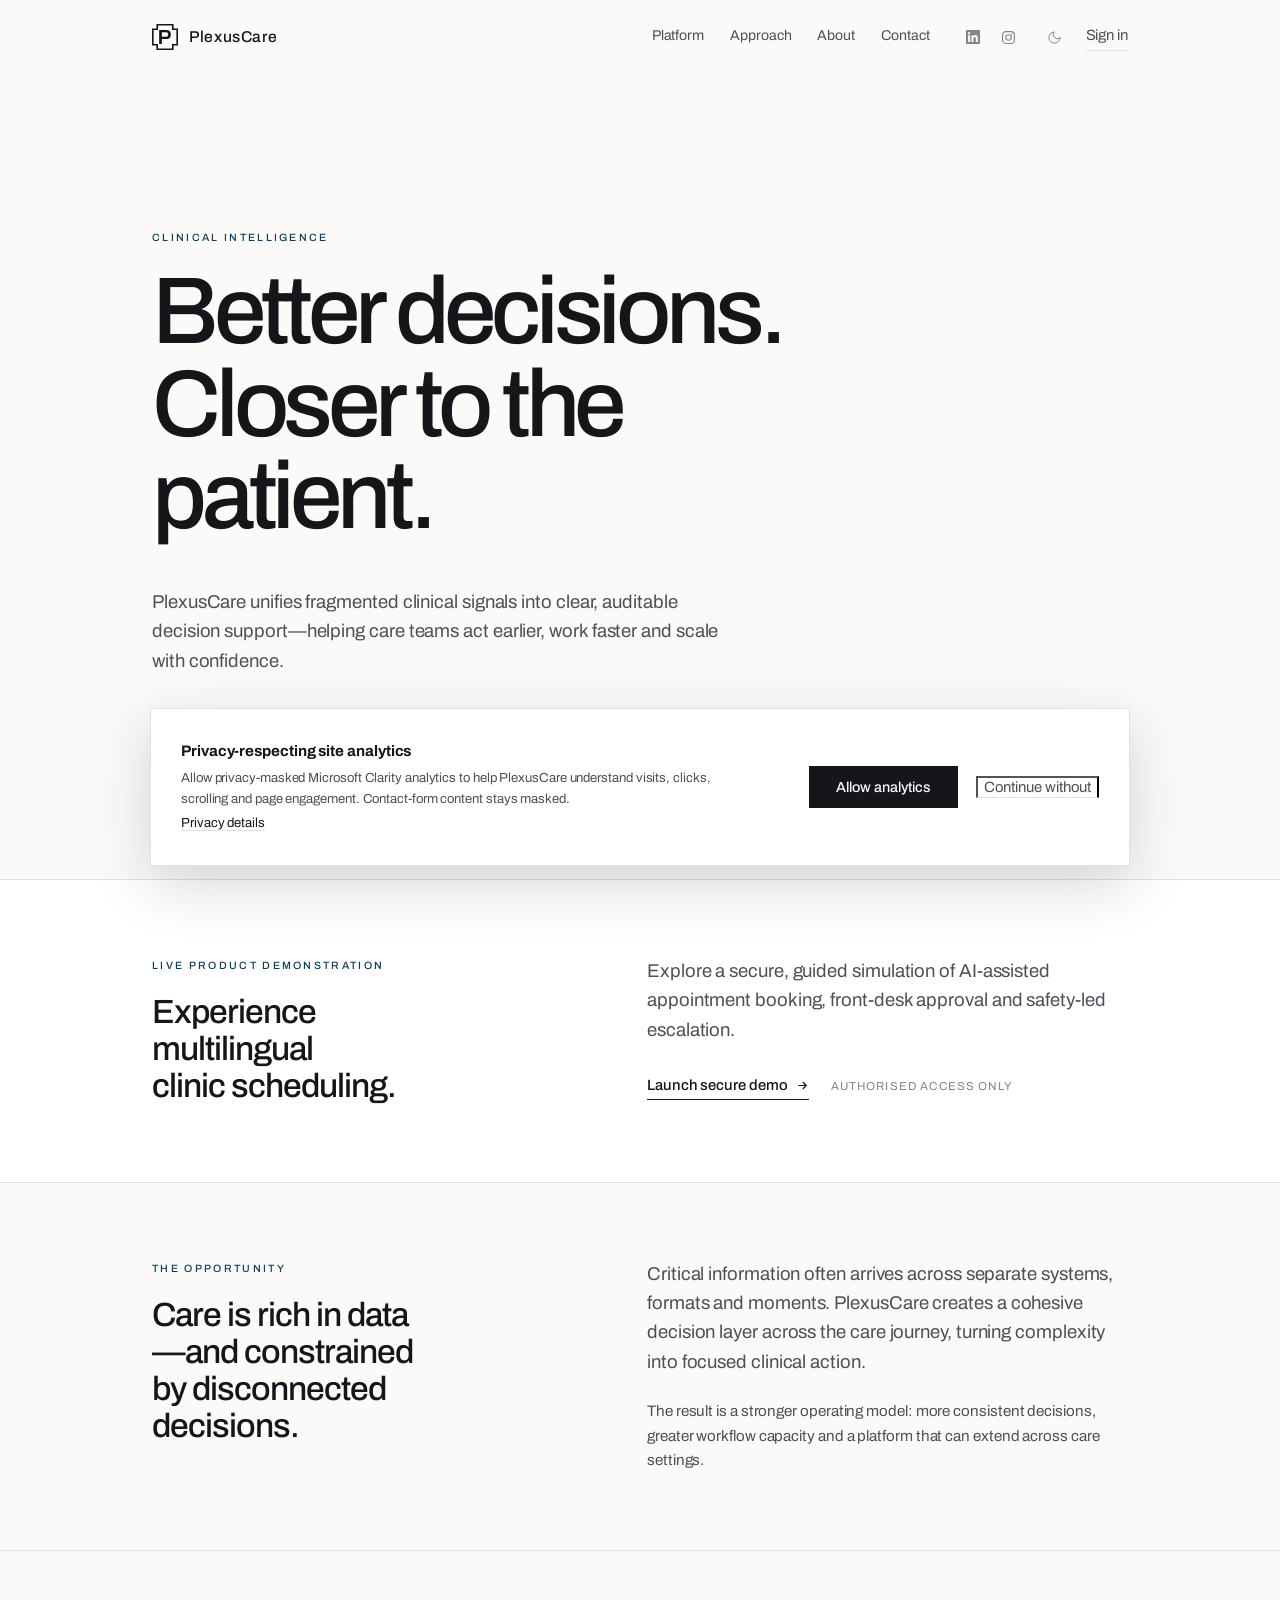
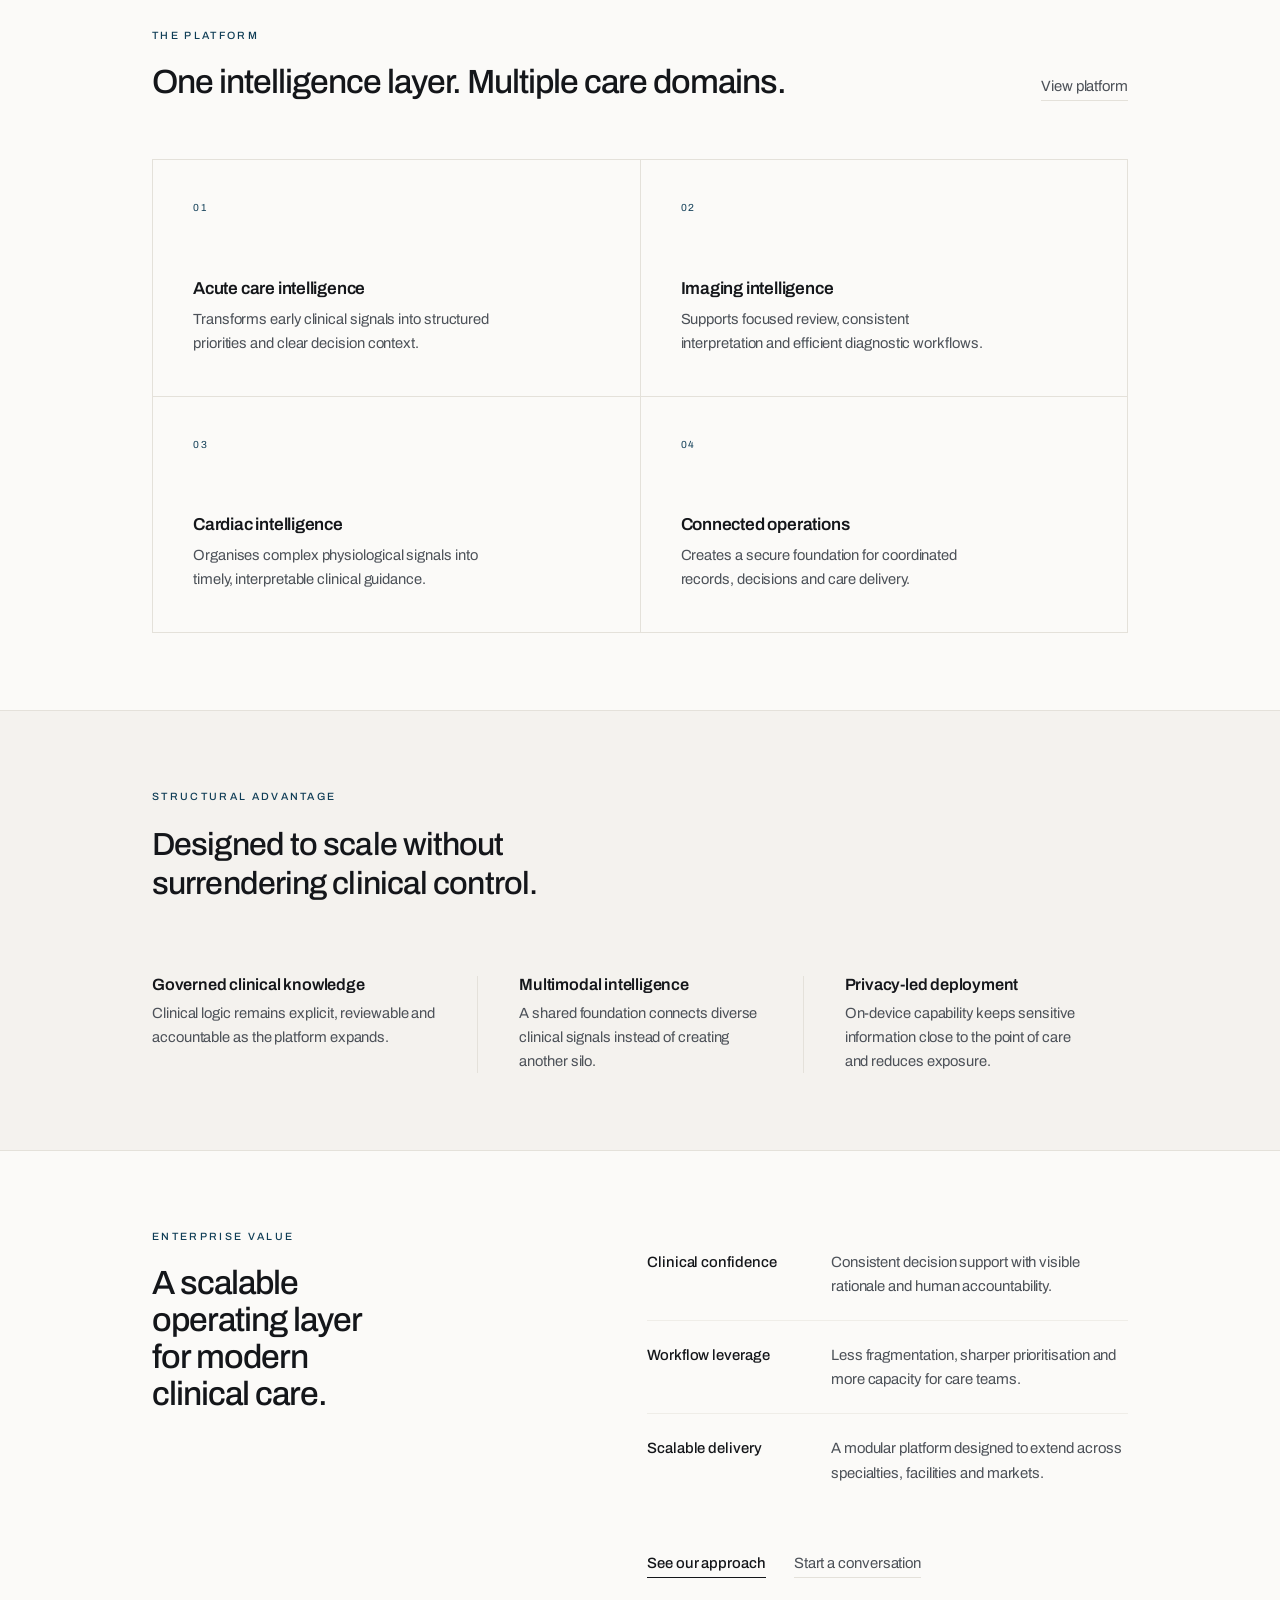
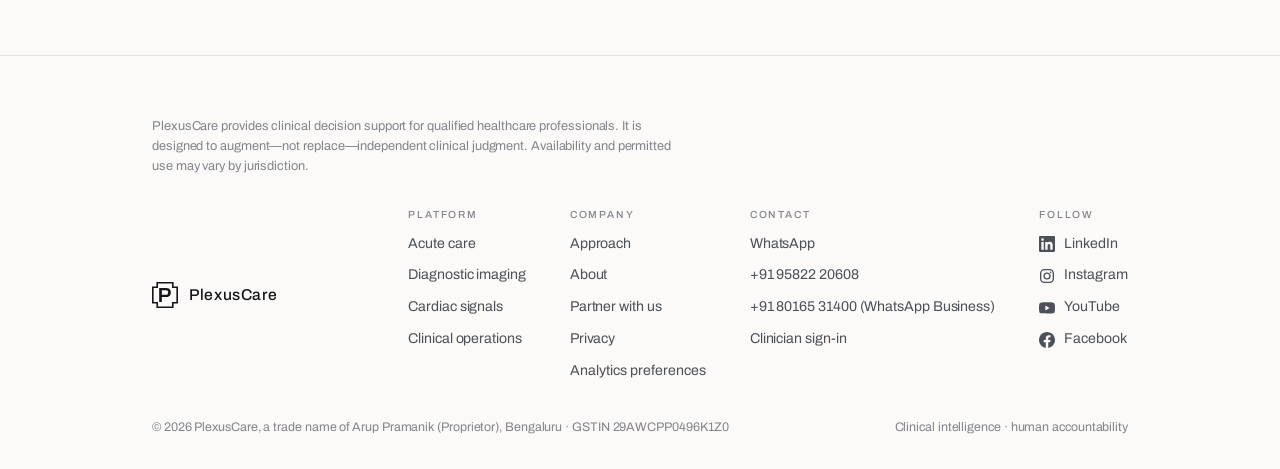
<file: index.html>
<!doctype html>
<html lang="en">
<head>
<meta charset="utf-8">
<meta name="viewport" content="width=device-width, initial-scale=1">
<title>PlexusCare — clinical intelligence for the point of care</title>
<meta name="description" content="A unified clinical intelligence platform for clearer decisions, more efficient workflows and scalable care delivery.">
<link rel="canonical" href="https://plexus-care.com/index.html">
<meta property="og:type" content="website">
<meta property="og:url" content="https://plexus-care.com/index.html">
<meta property="og:title" content="PlexusCare — clinical intelligence for the point of care">
<meta property="og:description" content="A unified clinical intelligence platform for clearer decisions, more efficient workflows and scalable care delivery.">
<meta property="og:image" content="https://plexus-care.com/assets/img/og.png?v=934ba3454d">
<meta name="twitter:card" content="summary_large_image">
<script type="application/ld+json">{"@context":"https://schema.org","@type":"Organization","name":"PlexusCare","url":"https://plexus-care.com/","logo":"https://plexus-care.com/assets/img/icon-512.png","sameAs":["https://www.linkedin.com/company/plexuscare-health/","https://www.instagram.com/plexuscare1/","https://www.youtube.com/@plexuscare","https://www.facebook.com/profile.php?id=61595875576299"]}</script>
<link rel="icon" href="assets/img/favicon.ico?v=566fe5b022" sizes="48x48">
<link rel="icon" href="assets/img/favicon.svg?v=5d5521ae7c" type="image/svg+xml">
<link rel="apple-touch-icon" href="assets/img/apple-touch-icon.png?v=a8aa24a033">
<link rel="manifest" href="site.webmanifest">
<meta name="theme-color" content="#101215" media="(prefers-color-scheme: dark)">
<meta name="theme-color" content="#FBFAF8" media="(prefers-color-scheme: light)">
<link rel="preconnect" href="https://fonts.googleapis.com">
<link rel="preconnect" href="https://fonts.gstatic.com" crossorigin>
<link href="https://fonts.googleapis.com/css2?family=Archivo:wght@400;500;600&family=IBM+Plex+Mono:wght@400;500&display=swap" rel="stylesheet">
<link rel="stylesheet" href="assets/css/plexus.css?v=43380eb208">
<script>(function(){try{var t=localStorage.getItem('plexuscare-theme');if(t)document.documentElement.setAttribute('data-theme',t);}catch(e){}})();</script>
<!-- Microsoft Clarity: privacy-masked, consent-gated corporate-site analytics. -->
<script>
(function (w, d, projectId) {
  'use strict';
  var id = String(projectId || '').trim();
  var key = 'plexuscare-analytics-consent';
  var configured = /^[a-z0-9]{6,}$/i.test(id);

  function preference() {
    try { return localStorage.getItem(key); } catch (e) { return null; }
  }

  function remember(value) {
    try { localStorage.setItem(key, value); } catch (e) {}
  }

  function load() {
    if (!configured || w.clarity) return;
    (function (c, l, a, r, i, t, y) {
      c[a] = c[a] || function () { (c[a].q = c[a].q || []).push(arguments); };
      t = l.createElement(r);
      t.async = 1;
      t.src = 'https://www.clarity.ms/tag/' + i;
      y = l.getElementsByTagName(r)[0];
      y.parentNode.insertBefore(t, y);
    })(w, d, 'clarity', 'script', id);
  }

  w.PlexusCareAnalytics = {
    configured: configured,
    preference: preference,
    grant: function () {
      if (!configured) return;
      remember('granted');
      load();
      w.clarity('consent');
      w.clarity('event', 'analytics_consent_granted');
    },
    decline: function () {
      remember('declined');
      if (w.clarity) w.clarity('consent', false);
    }
  };

  if (configured && preference() === 'granted') {
    load();
    w.clarity('consent');
  }
})(window, document, 'yu2i2u48j9');
</script>

</head>
<body>
<svg class="svg-defs" width="0" height="0" aria-hidden="true" focusable="false"><defs><linearGradient id="plexus-ig-grad" gradientUnits="userSpaceOnUse" x1="3" y1="21" x2="21" y2="3"><stop offset="0" stop-color="#FEDA75"/><stop offset=".3" stop-color="#FA7E1E"/><stop offset=".55" stop-color="#D62976"/><stop offset=".8" stop-color="#962FBF"/><stop offset="1" stop-color="#4F5BD5"/></linearGradient></defs></svg>
<header class="nav">
  <div class="wrap nav__in">
    <a class="brand" href="index.html" aria-label="PlexusCare">
<svg class="brand__mark" viewBox="0 0 44 44" fill="none" aria-hidden="true"><path d="M8.844 1.364 L35.156 1.364 L35.156 8.844 L42.636 8.844 L42.636 35.156 L35.156 35.156 L35.156 42.636 L8.844 42.636 L8.844 35.156 L1.364 35.156 L1.364 8.844 L8.844 8.844 Z" fill="none" stroke="currentColor" stroke-width="2.728" stroke-linejoin="miter"/><g transform="translate(9.514 33.880) scale(0.034636 -0.034636)" fill="currentColor"><path d="M76 0V686H420Q496 686 545.5 659.0Q595 632 620.0 583.0Q645 534 645 466Q645 399 619.0 349.0Q593 299 541.5 271.5Q490 244 413 244H206V0ZM206 355H409Q459 355 486.5 384.5Q514 414 514 466Q514 501 502.0 525.0Q490 549 467.0 562.0Q444 575 409 575H206Z"/></g></svg>
      <span class="brand__wm">PlexusCare</span>
    </a>
    <nav class="nav__links">
      <a href="platform.html">Platform</a>
      <a href="approach.html">Approach</a>
      <a href="about.html">About</a>
      <a href="about.html#contact">Contact</a>
    </nav>
    <div class="nav__end">
      <a class="nav__social" href="https://www.linkedin.com/company/plexuscare-health/" target="_blank" rel="noopener" aria-label="PlexusCare on LinkedIn" title="LinkedIn"><svg class="ico-li" width="14" height="14" viewBox="0 0 24 24" aria-hidden="true"><path fill="currentColor" d="M20.447 20.452h-3.554v-5.569c0-1.328-.027-3.037-1.852-3.037-1.853 0-2.136 1.445-2.136 2.939v5.667H9.351V9h3.414v1.561h.046c.477-.9 1.637-1.85 3.37-1.85 3.601 0 4.267 2.37 4.267 5.455v6.286zM5.337 7.433a2.064 2.064 0 1 1 0-4.128 2.064 2.064 0 0 1 0 4.128zm1.782 13.019H3.555V9h3.564v11.452zM22.225 0H1.771C.792 0 0 .774 0 1.729v20.542C0 23.227.792 24 1.771 24h20.451C23.2 24 24 23.227 24 22.271V1.729C24 .774 23.2 0 22.222 0h.003z"/></svg></a>
      <a class="nav__social" href="https://www.instagram.com/plexuscare1/" target="_blank" rel="noopener" aria-label="PlexusCare on Instagram" title="Instagram"><svg class="ico-ig" width="15" height="15" viewBox="0 0 24 24" fill="none" stroke="currentColor" stroke-width="1.8" aria-hidden="true"><rect x="2.5" y="2.5" width="19" height="19" rx="5.5"/><circle cx="12" cy="12" r="4.4"/><circle cx="17.5" cy="6.5" r="1.25" fill="currentColor" stroke="none"/></svg></a>
      <button class="tgl" data-theme-toggle aria-label="Switch theme">
        <svg class="i-moon" width="15" height="15" viewBox="0 0 24 24" fill="none" stroke="currentColor" stroke-width="1.6" stroke-linecap="round" stroke-linejoin="round"><path d="M21 12.79A9 9 0 1 1 11.21 3 7 7 0 0 0 21 12.79z"/></svg>
        <svg class="i-sun" width="15" height="15" viewBox="0 0 24 24" fill="none" stroke="currentColor" stroke-width="1.6" stroke-linecap="round" stroke-linejoin="round"><circle cx="12" cy="12" r="4"/><path d="M12 2v2M12 20v2M4.9 4.9l1.4 1.4M17.7 17.7l1.4 1.4M2 12h2M20 12h2M4.9 19.1l1.4-1.4M17.7 6.3l1.4-1.4"/></svg>
      </button>
      <a class="link link--quiet" href="https://app.plexus-care.com/" rel="nofollow">Sign in</a>
    </div>
  </div>
</header>
<main>
  <section class="hero">
    <div class="wrap hero__inner">
      <span class="eyebrow">Clinical intelligence</span>
      <h1>Better decisions.<br>Closer to the patient.</h1>
      <p class="lede hero__lede">
        PlexusCare unifies fragmented clinical signals into clear, auditable decision
        support—helping care teams act earlier, work faster and scale with confidence.
      </p>
      <div class="links-row hero__links">
        <a class="link" href="platform.html">Explore the platform
          <svg width="13" height="13" viewBox="0 0 24 24" fill="none" stroke="currentColor" stroke-width="2" stroke-linecap="round" stroke-linejoin="round" aria-hidden="true"><path d="M5 12h14M13 6l6 6-6 6"/></svg>
        </a>
        <a class="link link--quiet" href="https://demo.plexus-care.com/" rel="nofollow">Live voice demo</a>
        <a class="link link--quiet" href="about.html#contact">Partner with us</a>
      </div>
    </div>
  </section>

  <hr class="rule">

  <section class="section demo-entry" aria-labelledby="voice-demo-title">
    <div class="wrap demo-entry__inner">
      <div>
        <span class="eyebrow">Live product demonstration</span>
        <h2 id="voice-demo-title">Experience multilingual clinic scheduling.</h2>
      </div>
      <div>
        <p class="lede">
          Explore a secure, guided simulation of AI-assisted appointment booking,
          front-desk approval and safety-led escalation.
        </p>
        <div class="demo-entry__action">
          <a class="link" href="https://demo.plexus-care.com/" rel="nofollow">Launch secure demo
            <svg width="13" height="13" viewBox="0 0 24 24" fill="none" stroke="currentColor" stroke-width="2" stroke-linecap="round" stroke-linejoin="round" aria-hidden="true"><path d="M5 12h14M13 6l6 6-6 6"/></svg>
          </a>
          <span>Authorised access only</span>
        </div>
      </div>
    </div>
  </section>

  <hr class="rule">

  <section class="section">
    <div class="wrap split">
      <div>
        <span class="eyebrow">The opportunity</span>
        <h2 class="measure" style="max-width:14ch">Care is rich in data—and constrained by disconnected decisions.</h2>
      </div>
      <div>
        <p class="lede">
          Critical information often arrives across separate systems, formats and moments.
          PlexusCare creates a cohesive decision layer across the care journey, turning
          complexity into focused clinical action.
        </p>
        <p class="section-copy">
          The result is a stronger operating model: more consistent decisions, greater
          workflow capacity and a platform that can extend across care settings.
        </p>
      </div>
    </div>
  </section>

  <hr class="rule">

  <section class="section">
    <div class="wrap">
      <span class="eyebrow">The platform</span>
      <div class="section-heading">
        <h2>One intelligence layer. Multiple care domains.</h2>
        <a class="link link--quiet" href="platform.html">View platform</a>
      </div>
      <div class="feature-grid">
        <article class="feature">
          <span class="feature__index">01</span>
          <h3>Acute care intelligence</h3>
          <p>Transforms early clinical signals into structured priorities and clear decision context.</p>
        </article>
        <article class="feature">
          <span class="feature__index">02</span>
          <h3>Imaging intelligence</h3>
          <p>Supports focused review, consistent interpretation and efficient diagnostic workflows.</p>
        </article>
        <article class="feature">
          <span class="feature__index">03</span>
          <h3>Cardiac intelligence</h3>
          <p>Organises complex physiological signals into timely, interpretable clinical guidance.</p>
        </article>
        <article class="feature">
          <span class="feature__index">04</span>
          <h3>Connected operations</h3>
          <p>Creates a secure foundation for coordinated records, decisions and care delivery.</p>
        </article>
      </div>
    </div>
  </section>

  <section class="section section--contrast">
    <div class="wrap">
      <span class="eyebrow">Structural advantage</span>
      <p class="statement statement--wide">Designed to scale without surrendering clinical control.</p>
      <div class="cols cols--ruled">
        <div>
          <h3>Governed clinical knowledge</h3>
          <p>Clinical logic remains explicit, reviewable and accountable as the platform expands.</p>
        </div>
        <div>
          <h3>Multimodal intelligence</h3>
          <p>A shared foundation connects diverse clinical signals instead of creating another silo.</p>
        </div>
        <div>
          <h3>Privacy-led deployment</h3>
          <p>On-device capability keeps sensitive information close to the point of care and reduces exposure.</p>
        </div>
      </div>
    </div>
  </section>

  <section class="section">
    <div class="wrap split">
      <div>
        <span class="eyebrow">Enterprise value</span>
        <h2 class="measure" style="max-width:15ch">A scalable operating layer for modern clinical care.</h2>
      </div>
      <div>
        <dl class="defs defs--strong">
          <div><dt>Clinical confidence</dt><dd>Consistent decision support with visible rationale and human accountability.</dd></div>
          <div><dt>Workflow leverage</dt><dd>Less fragmentation, sharper prioritisation and more capacity for care teams.</dd></div>
          <div><dt>Scalable delivery</dt><dd>A modular platform designed to extend across specialties, facilities and markets.</dd></div>
        </dl>
        <div class="links-row" style="margin-top:clamp(30px,4vw,44px)">
          <a class="link" href="approach.html">See our approach</a>
          <a class="link link--quiet" href="about.html#contact">Start a conversation</a>
        </div>
      </div>
    </div>
  </section>
</main>
<footer class="foot">
  <div class="wrap">
    <p class="notice">
      PlexusCare provides clinical decision support for qualified healthcare professionals.
      It is designed to augment—not replace—independent clinical judgment. Availability and
      permitted use may vary by jurisdiction.
    </p>
    <div class="foot__top">
      <a class="brand" href="index.html" aria-label="PlexusCare">
        <svg class="brand__mark" viewBox="0 0 44 44" fill="none" aria-hidden="true"><path d="M8.844 1.364 L35.156 1.364 L35.156 8.844 L42.636 8.844 L42.636 35.156 L35.156 35.156 L35.156 42.636 L8.844 42.636 L8.844 35.156 L1.364 35.156 L1.364 8.844 L8.844 8.844 Z" fill="none" stroke="currentColor" stroke-width="2.728" stroke-linejoin="miter"/><g transform="translate(9.514 33.880) scale(0.034636 -0.034636)" fill="currentColor"><path d="M76 0V686H420Q496 686 545.5 659.0Q595 632 620.0 583.0Q645 534 645 466Q645 399 619.0 349.0Q593 299 541.5 271.5Q490 244 413 244H206V0ZM206 355H409Q459 355 486.5 384.5Q514 414 514 466Q514 501 502.0 525.0Q490 549 467.0 562.0Q444 575 409 575H206Z"/></g></svg>
        <span class="brand__wm">PlexusCare</span>
      </a>
      <div class="foot__nav">
        <div>
          <span>Platform</span>
          <a href="platform.html#acute-care">Acute care</a>
          <a href="platform.html#imaging">Diagnostic imaging</a>
          <a href="platform.html#cardiac">Cardiac signals</a>
          <a href="platform.html#operations">Clinical operations</a>
        </div>
        <div>
          <span>Company</span>
          <a href="approach.html">Approach</a>
          <a href="about.html">About</a>
          <a href="about.html#contact">Partner with us</a>
          <a href="privacy.html">Privacy</a>
          <button class="foot__link" type="button" data-open-analytics hidden>Analytics preferences</button>
        </div>
        <div>
          <span>Contact</span>
          <a href="https://wa.me/919582220608" target="_blank" rel="noopener">WhatsApp</a>
          <a href="tel:+919582220608">+91 95822 20608</a>
          <a href="tel:+918016531400">+91 80165 31400 (WhatsApp Business)</a>
          <a href="https://app.plexus-care.com/" rel="nofollow">Clinician sign-in</a>
        </div>
        <div>
          <span>Follow</span>
          <a class="foot__social" href="https://www.linkedin.com/company/plexuscare-health/" target="_blank" rel="noopener"><svg class="foot__icon ico-li" viewBox="0 0 24 24" aria-hidden="true"><path fill="currentColor" d="M20.447 20.452h-3.554v-5.569c0-1.328-.027-3.037-1.852-3.037-1.853 0-2.136 1.445-2.136 2.939v5.667H9.351V9h3.414v1.561h.046c.477-.9 1.637-1.85 3.37-1.85 3.601 0 4.267 2.37 4.267 5.455v6.286zM5.337 7.433a2.064 2.064 0 1 1 0-4.128 2.064 2.064 0 0 1 0 4.128zm1.782 13.019H3.555V9h3.564v11.452zM22.225 0H1.771C.792 0 0 .774 0 1.729v20.542C0 23.227.792 24 1.771 24h20.451C23.2 24 24 23.227 24 22.271V1.729C24 .774 23.2 0 22.222 0h.003z"/></svg><span>LinkedIn</span></a>
          <a class="foot__social" href="https://www.instagram.com/plexuscare1/" target="_blank" rel="noopener"><svg class="foot__icon ico-ig" viewBox="0 0 24 24" fill="none" stroke="currentColor" stroke-width="2" aria-hidden="true"><rect x="2.5" y="2.5" width="19" height="19" rx="5.5"/><circle cx="12" cy="12" r="4.4"/><circle cx="17.5" cy="6.5" r="1.25" fill="currentColor" stroke="none"/></svg><span>Instagram</span></a>
          <a class="foot__social" href="https://www.youtube.com/@plexuscare?sub_confirmation=1" target="_blank" rel="noopener"><svg class="foot__icon ico-yt" viewBox="0 0 24 24" aria-hidden="true"><path fill="currentColor" d="M23.498 6.186a3.016 3.016 0 0 0-2.122-2.136C19.505 3.545 12 3.545 12 3.545s-7.505 0-9.377.505A3.017 3.017 0 0 0 .502 6.186C0 8.07 0 12 0 12s0 3.93.502 5.814a3.016 3.016 0 0 0 2.122 2.136c1.871.505 9.376.505 9.376.505s7.505 0 9.377-.505a3.015 3.015 0 0 0 2.122-2.136C24 15.93 24 12 24 12s0-3.93-.502-5.814zM9.545 15.568V8.432L15.818 12l-6.273 3.568z"/></svg><span>YouTube</span></a>
          <a class="foot__social" href="https://www.facebook.com/profile.php?id=61595875576299" target="_blank" rel="noopener"><svg class="foot__icon ico-fb" viewBox="0 0 24 24" aria-hidden="true"><path fill="currentColor" d="M24 12.073c0-6.627-5.373-12-12-12s-12 5.373-12 12c0 5.99 4.388 10.954 10.125 11.854v-8.385H7.078v-3.47h3.047V9.43c0-3.007 1.792-4.669 4.533-4.669 1.312 0 2.686.235 2.686.235v2.953H15.83c-1.491 0-1.956.925-1.956 1.874v2.25h3.328l-.532 3.47h-2.796v8.385C19.612 23.027 24 18.062 24 12.073z"/></svg><span>Facebook</span></a>
        </div>
      </div>
    </div>
    <div class="foot__bot">
      <span>&copy; <span data-year>2026</span> PlexusCare, a trade name of Arup Pramanik (Proprietor), Bengaluru &middot; GSTIN 29AWCPP0496K1Z0</span>
      <span>Clinical intelligence &middot; human accountability</span>
    </div>
  </div>
</footer>

<aside class="analytics-consent" data-analytics-consent hidden role="dialog" aria-modal="false" aria-labelledby="analytics-title">
  <div>
    <strong id="analytics-title">Privacy-respecting site analytics</strong>
    <p>Allow privacy-masked Microsoft Clarity analytics to help PlexusCare understand visits, clicks, scrolling and page engagement. Contact-form content stays masked.</p>
    <a href="privacy.html">Privacy details</a>
  </div>
  <div class="analytics-consent__actions">
    <button class="btn" type="button" data-analytics-choice="granted">Allow analytics</button>
    <button class="link link--quiet link-button" type="button" data-analytics-choice="declined">Continue without</button>
  </div>
</aside>

<script src="assets/js/plexus.js?v=604554624d" defer></script>
</body>
</html>
</file>
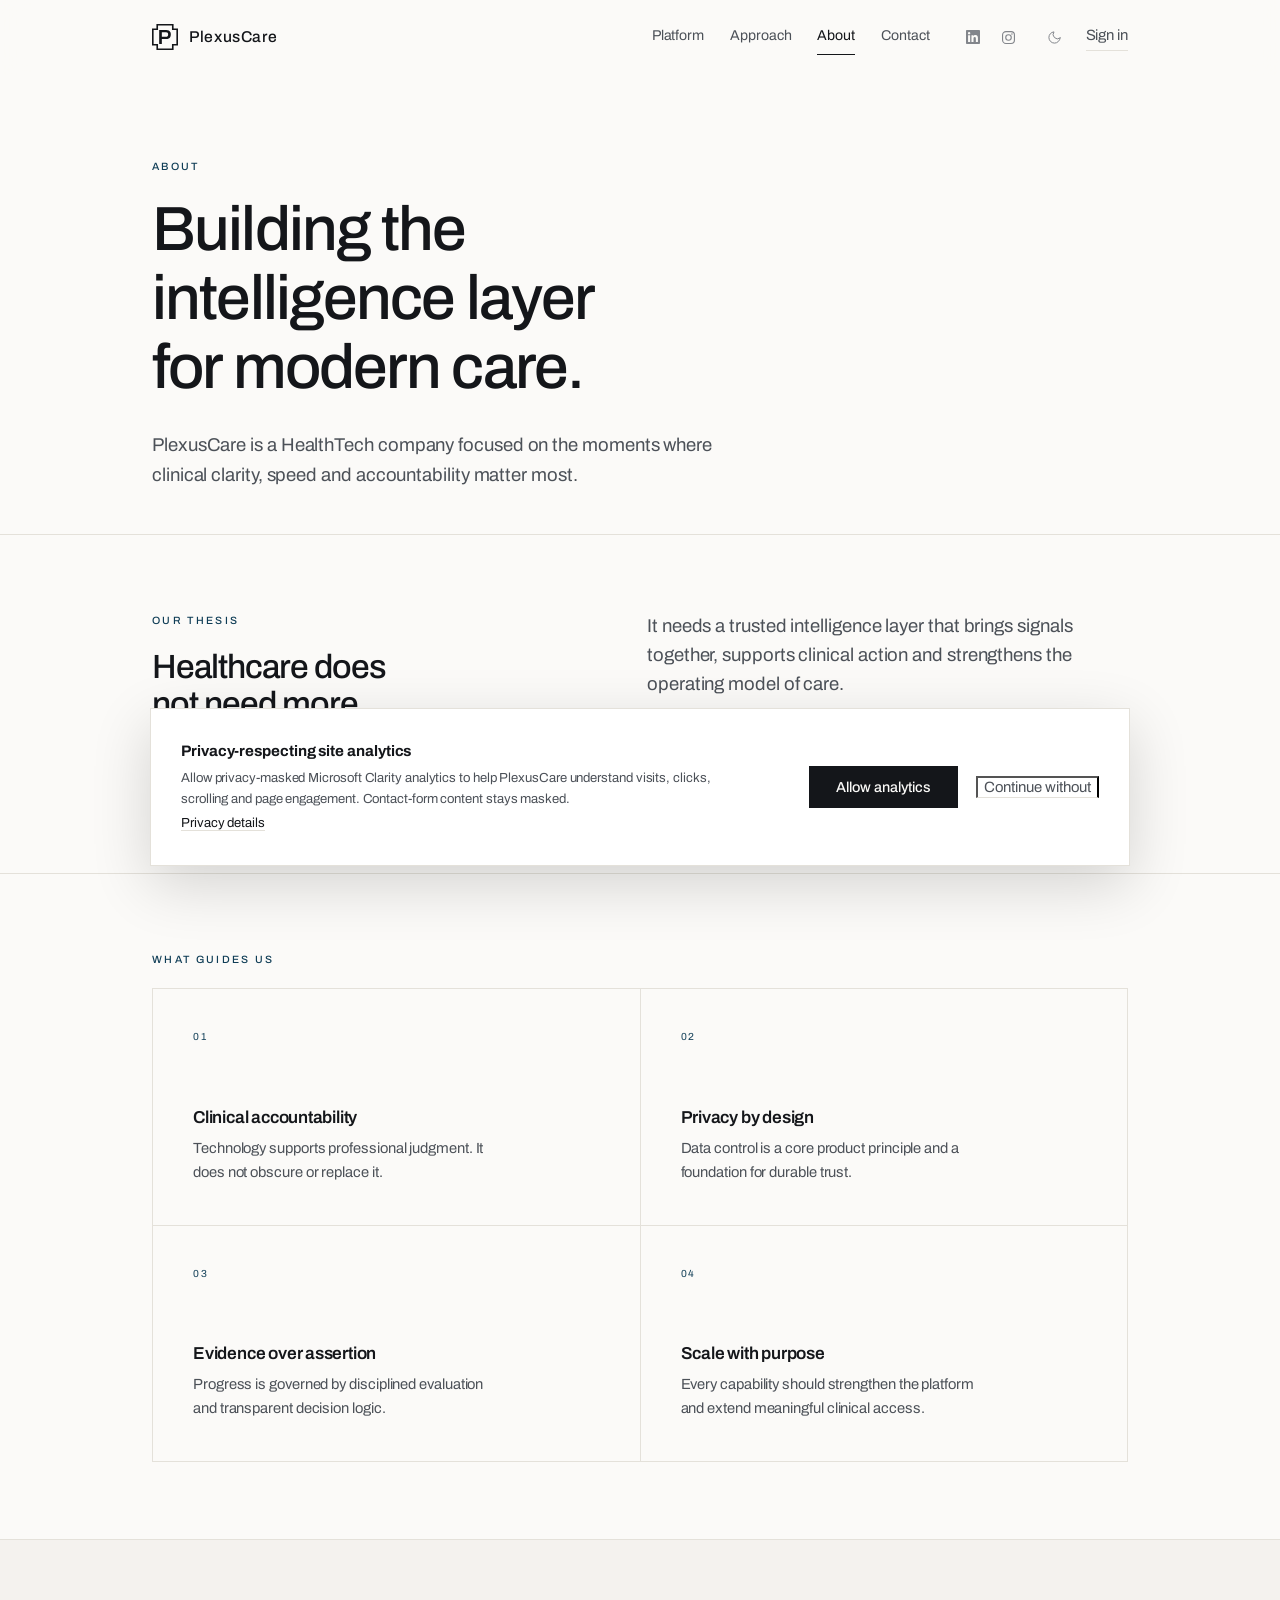
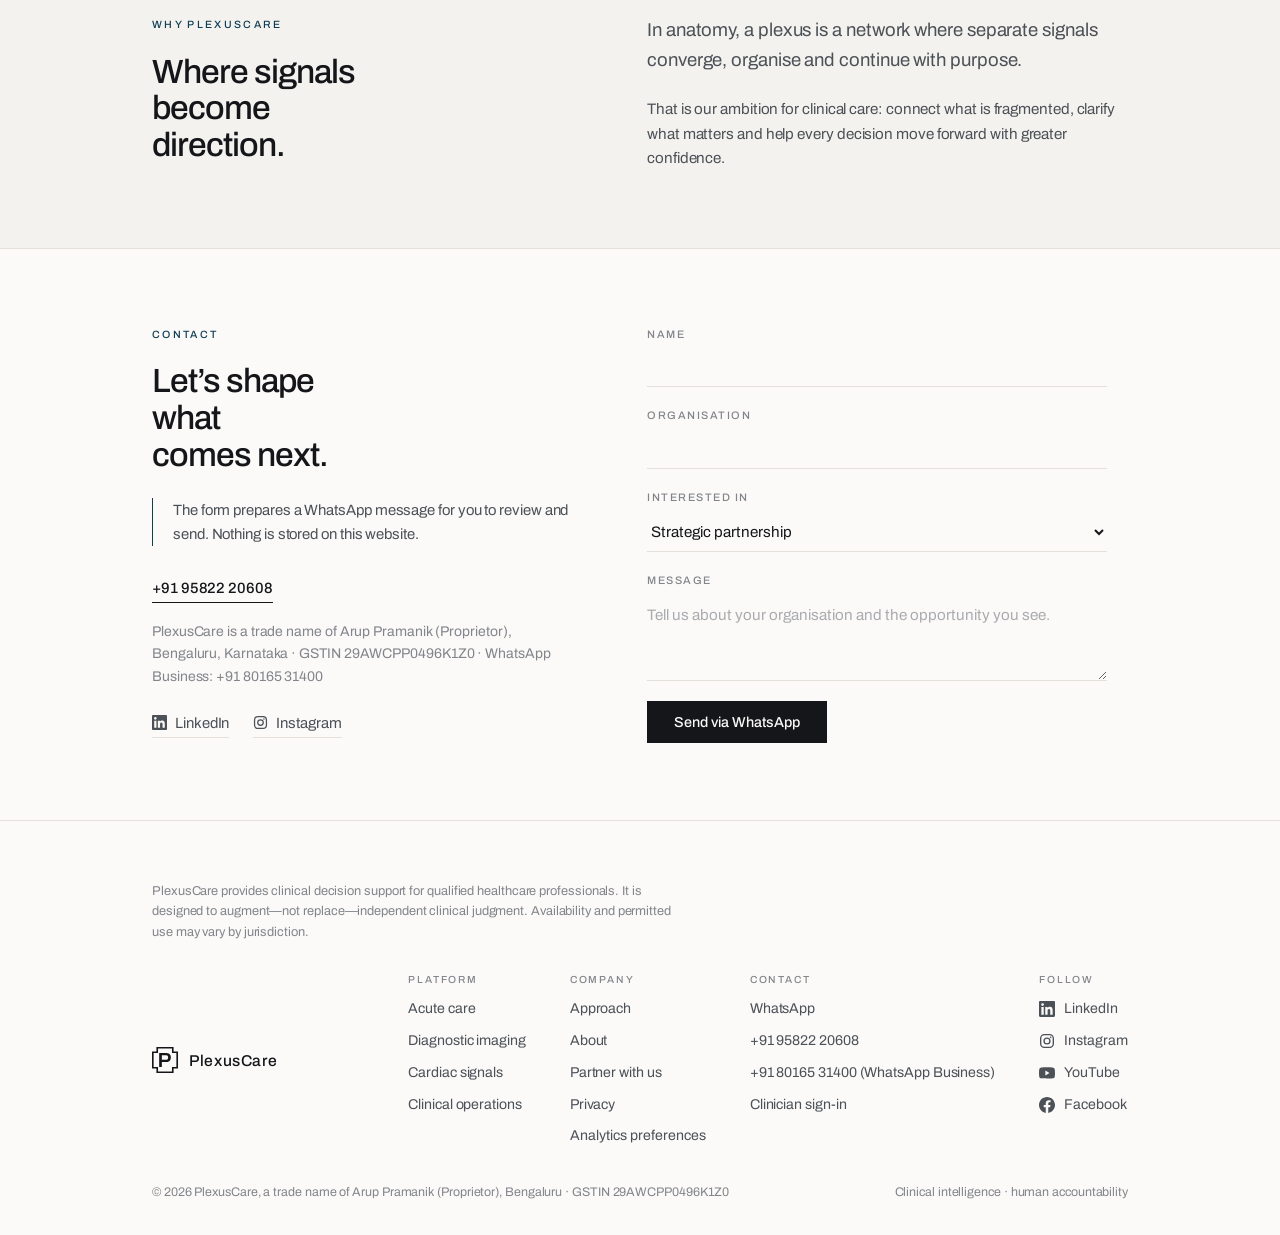
<file: about.html>
<!doctype html>
<html lang="en">
<head>
<meta charset="utf-8">
<meta name="viewport" content="width=device-width, initial-scale=1">
<title>About PlexusCare — clinical intelligence for modern care</title>
<meta name="description" content="PlexusCare builds privacy-led clinical intelligence for clearer decisions and more scalable care delivery.">
<link rel="canonical" href="https://plexus-care.com/about.html">
<meta property="og:type" content="website">
<meta property="og:url" content="https://plexus-care.com/about.html">
<meta property="og:title" content="About PlexusCare — clinical intelligence for modern care">
<meta property="og:description" content="PlexusCare builds privacy-led clinical intelligence for clearer decisions and more scalable care delivery.">
<meta property="og:image" content="https://plexus-care.com/assets/img/og.png?v=934ba3454d">
<meta name="twitter:card" content="summary_large_image">
<script type="application/ld+json">{"@context":"https://schema.org","@type":"Organization","name":"PlexusCare","url":"https://plexus-care.com/","logo":"https://plexus-care.com/assets/img/icon-512.png","sameAs":["https://www.linkedin.com/company/plexuscare-health/","https://www.instagram.com/plexuscare1/","https://www.youtube.com/@plexuscare","https://www.facebook.com/profile.php?id=61595875576299"]}</script>
<link rel="icon" href="assets/img/favicon.ico?v=566fe5b022" sizes="48x48">
<link rel="icon" href="assets/img/favicon.svg?v=5d5521ae7c" type="image/svg+xml">
<link rel="apple-touch-icon" href="assets/img/apple-touch-icon.png?v=a8aa24a033">
<link rel="manifest" href="site.webmanifest">
<meta name="theme-color" content="#101215" media="(prefers-color-scheme: dark)">
<meta name="theme-color" content="#FBFAF8" media="(prefers-color-scheme: light)">
<link rel="preconnect" href="https://fonts.googleapis.com">
<link rel="preconnect" href="https://fonts.gstatic.com" crossorigin>
<link href="https://fonts.googleapis.com/css2?family=Archivo:wght@400;500;600&family=IBM+Plex+Mono:wght@400;500&display=swap" rel="stylesheet">
<link rel="stylesheet" href="assets/css/plexus.css?v=43380eb208">
<script>(function(){try{var t=localStorage.getItem('plexuscare-theme');if(t)document.documentElement.setAttribute('data-theme',t);}catch(e){}})();</script>
<!-- Microsoft Clarity: privacy-masked, consent-gated corporate-site analytics. -->
<script>
(function (w, d, projectId) {
  'use strict';
  var id = String(projectId || '').trim();
  var key = 'plexuscare-analytics-consent';
  var configured = /^[a-z0-9]{6,}$/i.test(id);

  function preference() {
    try { return localStorage.getItem(key); } catch (e) { return null; }
  }

  function remember(value) {
    try { localStorage.setItem(key, value); } catch (e) {}
  }

  function load() {
    if (!configured || w.clarity) return;
    (function (c, l, a, r, i, t, y) {
      c[a] = c[a] || function () { (c[a].q = c[a].q || []).push(arguments); };
      t = l.createElement(r);
      t.async = 1;
      t.src = 'https://www.clarity.ms/tag/' + i;
      y = l.getElementsByTagName(r)[0];
      y.parentNode.insertBefore(t, y);
    })(w, d, 'clarity', 'script', id);
  }

  w.PlexusCareAnalytics = {
    configured: configured,
    preference: preference,
    grant: function () {
      if (!configured) return;
      remember('granted');
      load();
      w.clarity('consent');
      w.clarity('event', 'analytics_consent_granted');
    },
    decline: function () {
      remember('declined');
      if (w.clarity) w.clarity('consent', false);
    }
  };

  if (configured && preference() === 'granted') {
    load();
    w.clarity('consent');
  }
})(window, document, 'yu2i2u48j9');
</script>

</head>
<body>
<svg class="svg-defs" width="0" height="0" aria-hidden="true" focusable="false"><defs><linearGradient id="plexus-ig-grad" gradientUnits="userSpaceOnUse" x1="3" y1="21" x2="21" y2="3"><stop offset="0" stop-color="#FEDA75"/><stop offset=".3" stop-color="#FA7E1E"/><stop offset=".55" stop-color="#D62976"/><stop offset=".8" stop-color="#962FBF"/><stop offset="1" stop-color="#4F5BD5"/></linearGradient></defs></svg>
<header class="nav">
  <div class="wrap nav__in">
    <a class="brand" href="index.html" aria-label="PlexusCare">
<svg class="brand__mark" viewBox="0 0 44 44" fill="none" aria-hidden="true"><path d="M8.844 1.364 L35.156 1.364 L35.156 8.844 L42.636 8.844 L42.636 35.156 L35.156 35.156 L35.156 42.636 L8.844 42.636 L8.844 35.156 L1.364 35.156 L1.364 8.844 L8.844 8.844 Z" fill="none" stroke="currentColor" stroke-width="2.728" stroke-linejoin="miter"/><g transform="translate(9.514 33.880) scale(0.034636 -0.034636)" fill="currentColor"><path d="M76 0V686H420Q496 686 545.5 659.0Q595 632 620.0 583.0Q645 534 645 466Q645 399 619.0 349.0Q593 299 541.5 271.5Q490 244 413 244H206V0ZM206 355H409Q459 355 486.5 384.5Q514 414 514 466Q514 501 502.0 525.0Q490 549 467.0 562.0Q444 575 409 575H206Z"/></g></svg>
      <span class="brand__wm">PlexusCare</span>
    </a>
    <nav class="nav__links">
      <a href="platform.html">Platform</a>
      <a href="approach.html">Approach</a>
      <a href="about.html" aria-current="page">About</a>
      <a href="about.html#contact">Contact</a>
    </nav>
    <div class="nav__end">
      <a class="nav__social" href="https://www.linkedin.com/company/plexuscare-health/" target="_blank" rel="noopener" aria-label="PlexusCare on LinkedIn" title="LinkedIn"><svg class="ico-li" width="14" height="14" viewBox="0 0 24 24" aria-hidden="true"><path fill="currentColor" d="M20.447 20.452h-3.554v-5.569c0-1.328-.027-3.037-1.852-3.037-1.853 0-2.136 1.445-2.136 2.939v5.667H9.351V9h3.414v1.561h.046c.477-.9 1.637-1.85 3.37-1.85 3.601 0 4.267 2.37 4.267 5.455v6.286zM5.337 7.433a2.064 2.064 0 1 1 0-4.128 2.064 2.064 0 0 1 0 4.128zm1.782 13.019H3.555V9h3.564v11.452zM22.225 0H1.771C.792 0 0 .774 0 1.729v20.542C0 23.227.792 24 1.771 24h20.451C23.2 24 24 23.227 24 22.271V1.729C24 .774 23.2 0 22.222 0h.003z"/></svg></a>
      <a class="nav__social" href="https://www.instagram.com/plexuscare1/" target="_blank" rel="noopener" aria-label="PlexusCare on Instagram" title="Instagram"><svg class="ico-ig" width="15" height="15" viewBox="0 0 24 24" fill="none" stroke="currentColor" stroke-width="1.8" aria-hidden="true"><rect x="2.5" y="2.5" width="19" height="19" rx="5.5"/><circle cx="12" cy="12" r="4.4"/><circle cx="17.5" cy="6.5" r="1.25" fill="currentColor" stroke="none"/></svg></a>
      <button class="tgl" data-theme-toggle aria-label="Switch theme">
        <svg class="i-moon" width="15" height="15" viewBox="0 0 24 24" fill="none" stroke="currentColor" stroke-width="1.6" stroke-linecap="round" stroke-linejoin="round"><path d="M21 12.79A9 9 0 1 1 11.21 3 7 7 0 0 0 21 12.79z"/></svg>
        <svg class="i-sun" width="15" height="15" viewBox="0 0 24 24" fill="none" stroke="currentColor" stroke-width="1.6" stroke-linecap="round" stroke-linejoin="round"><circle cx="12" cy="12" r="4"/><path d="M12 2v2M12 20v2M4.9 4.9l1.4 1.4M17.7 17.7l1.4 1.4M2 12h2M20 12h2M4.9 19.1l1.4-1.4M17.7 6.3l1.4-1.4"/></svg>
      </button>
      <a class="link link--quiet" href="https://app.plexus-care.com/" rel="nofollow">Sign in</a>
    </div>
  </div>
</header>
<main>
  <section class="phead">
    <div class="wrap">
      <span class="eyebrow">About</span>
      <h1>Building the intelligence layer for modern care.</h1>
      <p class="lede">
        PlexusCare is a HealthTech company focused on the moments where clinical
        clarity, speed and accountability matter most.
      </p>
    </div>
  </section>

  <hr class="rule">

  <section class="section">
    <div class="wrap split">
      <div><span class="eyebrow">Our thesis</span><h2 class="measure" style="max-width:14ch">Healthcare does not need more disconnected tools.</h2></div>
      <div>
        <p class="lede">It needs a trusted intelligence layer that brings signals together, supports clinical action and strengthens the operating model of care.</p>
        <p class="section-copy">PlexusCare combines clinical discipline, privacy-led technology and modular delivery to make that layer practical across diverse care environments.</p>
      </div>
    </div>
  </section>

  <hr class="rule">

  <section class="section">
    <div class="wrap">
      <span class="eyebrow">What guides us</span>
      <div class="feature-grid">
        <article class="feature"><span class="feature__index">01</span><h3>Clinical accountability</h3><p>Technology supports professional judgment. It does not obscure or replace it.</p></article>
        <article class="feature"><span class="feature__index">02</span><h3>Privacy by design</h3><p>Data control is a core product principle and a foundation for durable trust.</p></article>
        <article class="feature"><span class="feature__index">03</span><h3>Evidence over assertion</h3><p>Progress is governed by disciplined evaluation and transparent decision logic.</p></article>
        <article class="feature"><span class="feature__index">04</span><h3>Scale with purpose</h3><p>Every capability should strengthen the platform and extend meaningful clinical access.</p></article>
      </div>
    </div>
  </section>

  <section class="section section--contrast">
    <div class="wrap split">
      <div><span class="eyebrow">Why PlexusCare</span><h2 class="measure" style="max-width:11ch">Where signals become direction.</h2></div>
      <div>
        <p class="lede">In anatomy, a plexus is a network where separate signals converge, organise and continue with purpose.</p>
        <p class="section-copy">That is our ambition for clinical care: connect what is fragmented, clarify what matters and help every decision move forward with greater confidence.</p>
      </div>
    </div>
  </section>

  <section class="section" id="contact">
    <div class="wrap split">
      <div>
        <span class="eyebrow">Contact</span>
        <h2 class="measure" style="max-width:12ch">Let’s shape what comes next.</h2>
        <p class="caveat" style="margin-top:24px">The form prepares a WhatsApp message for you to review and send. Nothing is stored on this website.</p>
        <div class="links-row" style="margin-top:30px"><a class="wa" href="https://wa.me/919582220608" target="_blank" rel="noopener">+91 95822 20608</a></div>
        <p class="small mute" style="margin-top:18px">PlexusCare is a trade name of Arup Pramanik (Proprietor), Bengaluru, Karnataka &middot; GSTIN 29AWCPP0496K1Z0 &middot; WhatsApp Business: <a href="tel:+918016531400">+91 80165 31400</a></p>
        <div class="links-row links-row--social">
          <a class="link link--quiet" href="https://www.linkedin.com/company/plexuscare-health/" target="_blank" rel="noopener"><svg class="social-icon ico-li" viewBox="0 0 24 24" aria-hidden="true"><path fill="currentColor" d="M20.447 20.452h-3.554v-5.569c0-1.328-.027-3.037-1.852-3.037-1.853 0-2.136 1.445-2.136 2.939v5.667H9.351V9h3.414v1.561h.046c.477-.9 1.637-1.85 3.37-1.85 3.601 0 4.267 2.37 4.267 5.455v6.286zM5.337 7.433a2.064 2.064 0 1 1 0-4.128 2.064 2.064 0 0 1 0 4.128zm1.782 13.019H3.555V9h3.564v11.452zM22.225 0H1.771C.792 0 0 .774 0 1.729v20.542C0 23.227.792 24 1.771 24h20.451C23.2 24 24 23.227 24 22.271V1.729C24 .774 23.2 0 22.222 0h.003z"/></svg>LinkedIn</a>
          <a class="link link--quiet" href="https://www.instagram.com/plexuscare1/" target="_blank" rel="noopener"><svg class="social-icon ico-ig" viewBox="0 0 24 24" fill="none" stroke="currentColor" stroke-width="2" aria-hidden="true"><rect x="2.5" y="2.5" width="19" height="19" rx="5.5"/><circle cx="12" cy="12" r="4.4"/><circle cx="17.5" cy="6.5" r="1.25" fill="currentColor" stroke="none"/></svg>Instagram</a>
        </div>
      </div>
      <div>
        <form class="form" data-wa-form data-clarity-mask="true">
          <div class="field"><label for="f-name">Name</label><input id="f-name" name="name" type="text" required></div>
          <div class="field"><label for="f-org">Organisation</label><input id="f-org" name="org" type="text"></div>
          <div class="field">
            <label for="f-int">Interested in</label>
            <select id="f-int" name="interest">
              <option>Strategic partnership</option><option>Investment</option><option>Healthcare collaboration</option><option>Platform</option><option>Something else</option>
            </select>
          </div>
          <div class="field"><label for="f-msg">Message</label><textarea id="f-msg" name="message" placeholder="Tell us about your organisation and the opportunity you see."></textarea></div>
          <button class="btn" type="submit">Send via WhatsApp</button>
          <p class="small mute" data-form-note hidden style="margin:0">WhatsApp should have opened in a new tab with your message ready. If not, use the number opposite.</p>
        </form>
      </div>
    </div>
  </section>
</main>
<footer class="foot">
  <div class="wrap">
    <p class="notice">
      PlexusCare provides clinical decision support for qualified healthcare professionals.
      It is designed to augment—not replace—independent clinical judgment. Availability and
      permitted use may vary by jurisdiction.
    </p>
    <div class="foot__top">
      <a class="brand" href="index.html" aria-label="PlexusCare">
        <svg class="brand__mark" viewBox="0 0 44 44" fill="none" aria-hidden="true"><path d="M8.844 1.364 L35.156 1.364 L35.156 8.844 L42.636 8.844 L42.636 35.156 L35.156 35.156 L35.156 42.636 L8.844 42.636 L8.844 35.156 L1.364 35.156 L1.364 8.844 L8.844 8.844 Z" fill="none" stroke="currentColor" stroke-width="2.728" stroke-linejoin="miter"/><g transform="translate(9.514 33.880) scale(0.034636 -0.034636)" fill="currentColor"><path d="M76 0V686H420Q496 686 545.5 659.0Q595 632 620.0 583.0Q645 534 645 466Q645 399 619.0 349.0Q593 299 541.5 271.5Q490 244 413 244H206V0ZM206 355H409Q459 355 486.5 384.5Q514 414 514 466Q514 501 502.0 525.0Q490 549 467.0 562.0Q444 575 409 575H206Z"/></g></svg>
        <span class="brand__wm">PlexusCare</span>
      </a>
      <div class="foot__nav">
        <div>
          <span>Platform</span>
          <a href="platform.html#acute-care">Acute care</a>
          <a href="platform.html#imaging">Diagnostic imaging</a>
          <a href="platform.html#cardiac">Cardiac signals</a>
          <a href="platform.html#operations">Clinical operations</a>
        </div>
        <div>
          <span>Company</span>
          <a href="approach.html">Approach</a>
          <a href="about.html">About</a>
          <a href="about.html#contact">Partner with us</a>
          <a href="privacy.html">Privacy</a>
          <button class="foot__link" type="button" data-open-analytics hidden>Analytics preferences</button>
        </div>
        <div>
          <span>Contact</span>
          <a href="https://wa.me/919582220608" target="_blank" rel="noopener">WhatsApp</a>
          <a href="tel:+919582220608">+91 95822 20608</a>
          <a href="tel:+918016531400">+91 80165 31400 (WhatsApp Business)</a>
          <a href="https://app.plexus-care.com/" rel="nofollow">Clinician sign-in</a>
        </div>
        <div>
          <span>Follow</span>
          <a class="foot__social" href="https://www.linkedin.com/company/plexuscare-health/" target="_blank" rel="noopener"><svg class="foot__icon ico-li" viewBox="0 0 24 24" aria-hidden="true"><path fill="currentColor" d="M20.447 20.452h-3.554v-5.569c0-1.328-.027-3.037-1.852-3.037-1.853 0-2.136 1.445-2.136 2.939v5.667H9.351V9h3.414v1.561h.046c.477-.9 1.637-1.85 3.37-1.85 3.601 0 4.267 2.37 4.267 5.455v6.286zM5.337 7.433a2.064 2.064 0 1 1 0-4.128 2.064 2.064 0 0 1 0 4.128zm1.782 13.019H3.555V9h3.564v11.452zM22.225 0H1.771C.792 0 0 .774 0 1.729v20.542C0 23.227.792 24 1.771 24h20.451C23.2 24 24 23.227 24 22.271V1.729C24 .774 23.2 0 22.222 0h.003z"/></svg><span>LinkedIn</span></a>
          <a class="foot__social" href="https://www.instagram.com/plexuscare1/" target="_blank" rel="noopener"><svg class="foot__icon ico-ig" viewBox="0 0 24 24" fill="none" stroke="currentColor" stroke-width="2" aria-hidden="true"><rect x="2.5" y="2.5" width="19" height="19" rx="5.5"/><circle cx="12" cy="12" r="4.4"/><circle cx="17.5" cy="6.5" r="1.25" fill="currentColor" stroke="none"/></svg><span>Instagram</span></a>
          <a class="foot__social" href="https://www.youtube.com/@plexuscare?sub_confirmation=1" target="_blank" rel="noopener"><svg class="foot__icon ico-yt" viewBox="0 0 24 24" aria-hidden="true"><path fill="currentColor" d="M23.498 6.186a3.016 3.016 0 0 0-2.122-2.136C19.505 3.545 12 3.545 12 3.545s-7.505 0-9.377.505A3.017 3.017 0 0 0 .502 6.186C0 8.07 0 12 0 12s0 3.93.502 5.814a3.016 3.016 0 0 0 2.122 2.136c1.871.505 9.376.505 9.376.505s7.505 0 9.377-.505a3.015 3.015 0 0 0 2.122-2.136C24 15.93 24 12 24 12s0-3.93-.502-5.814zM9.545 15.568V8.432L15.818 12l-6.273 3.568z"/></svg><span>YouTube</span></a>
          <a class="foot__social" href="https://www.facebook.com/profile.php?id=61595875576299" target="_blank" rel="noopener"><svg class="foot__icon ico-fb" viewBox="0 0 24 24" aria-hidden="true"><path fill="currentColor" d="M24 12.073c0-6.627-5.373-12-12-12s-12 5.373-12 12c0 5.99 4.388 10.954 10.125 11.854v-8.385H7.078v-3.47h3.047V9.43c0-3.007 1.792-4.669 4.533-4.669 1.312 0 2.686.235 2.686.235v2.953H15.83c-1.491 0-1.956.925-1.956 1.874v2.25h3.328l-.532 3.47h-2.796v8.385C19.612 23.027 24 18.062 24 12.073z"/></svg><span>Facebook</span></a>
        </div>
      </div>
    </div>
    <div class="foot__bot">
      <span>&copy; <span data-year>2026</span> PlexusCare, a trade name of Arup Pramanik (Proprietor), Bengaluru &middot; GSTIN 29AWCPP0496K1Z0</span>
      <span>Clinical intelligence &middot; human accountability</span>
    </div>
  </div>
</footer>

<aside class="analytics-consent" data-analytics-consent hidden role="dialog" aria-modal="false" aria-labelledby="analytics-title">
  <div>
    <strong id="analytics-title">Privacy-respecting site analytics</strong>
    <p>Allow privacy-masked Microsoft Clarity analytics to help PlexusCare understand visits, clicks, scrolling and page engagement. Contact-form content stays masked.</p>
    <a href="privacy.html">Privacy details</a>
  </div>
  <div class="analytics-consent__actions">
    <button class="btn" type="button" data-analytics-choice="granted">Allow analytics</button>
    <button class="link link--quiet link-button" type="button" data-analytics-choice="declined">Continue without</button>
  </div>
</aside>

<script src="assets/js/plexus.js?v=604554624d" defer></script>
</body>
</html>
</file>
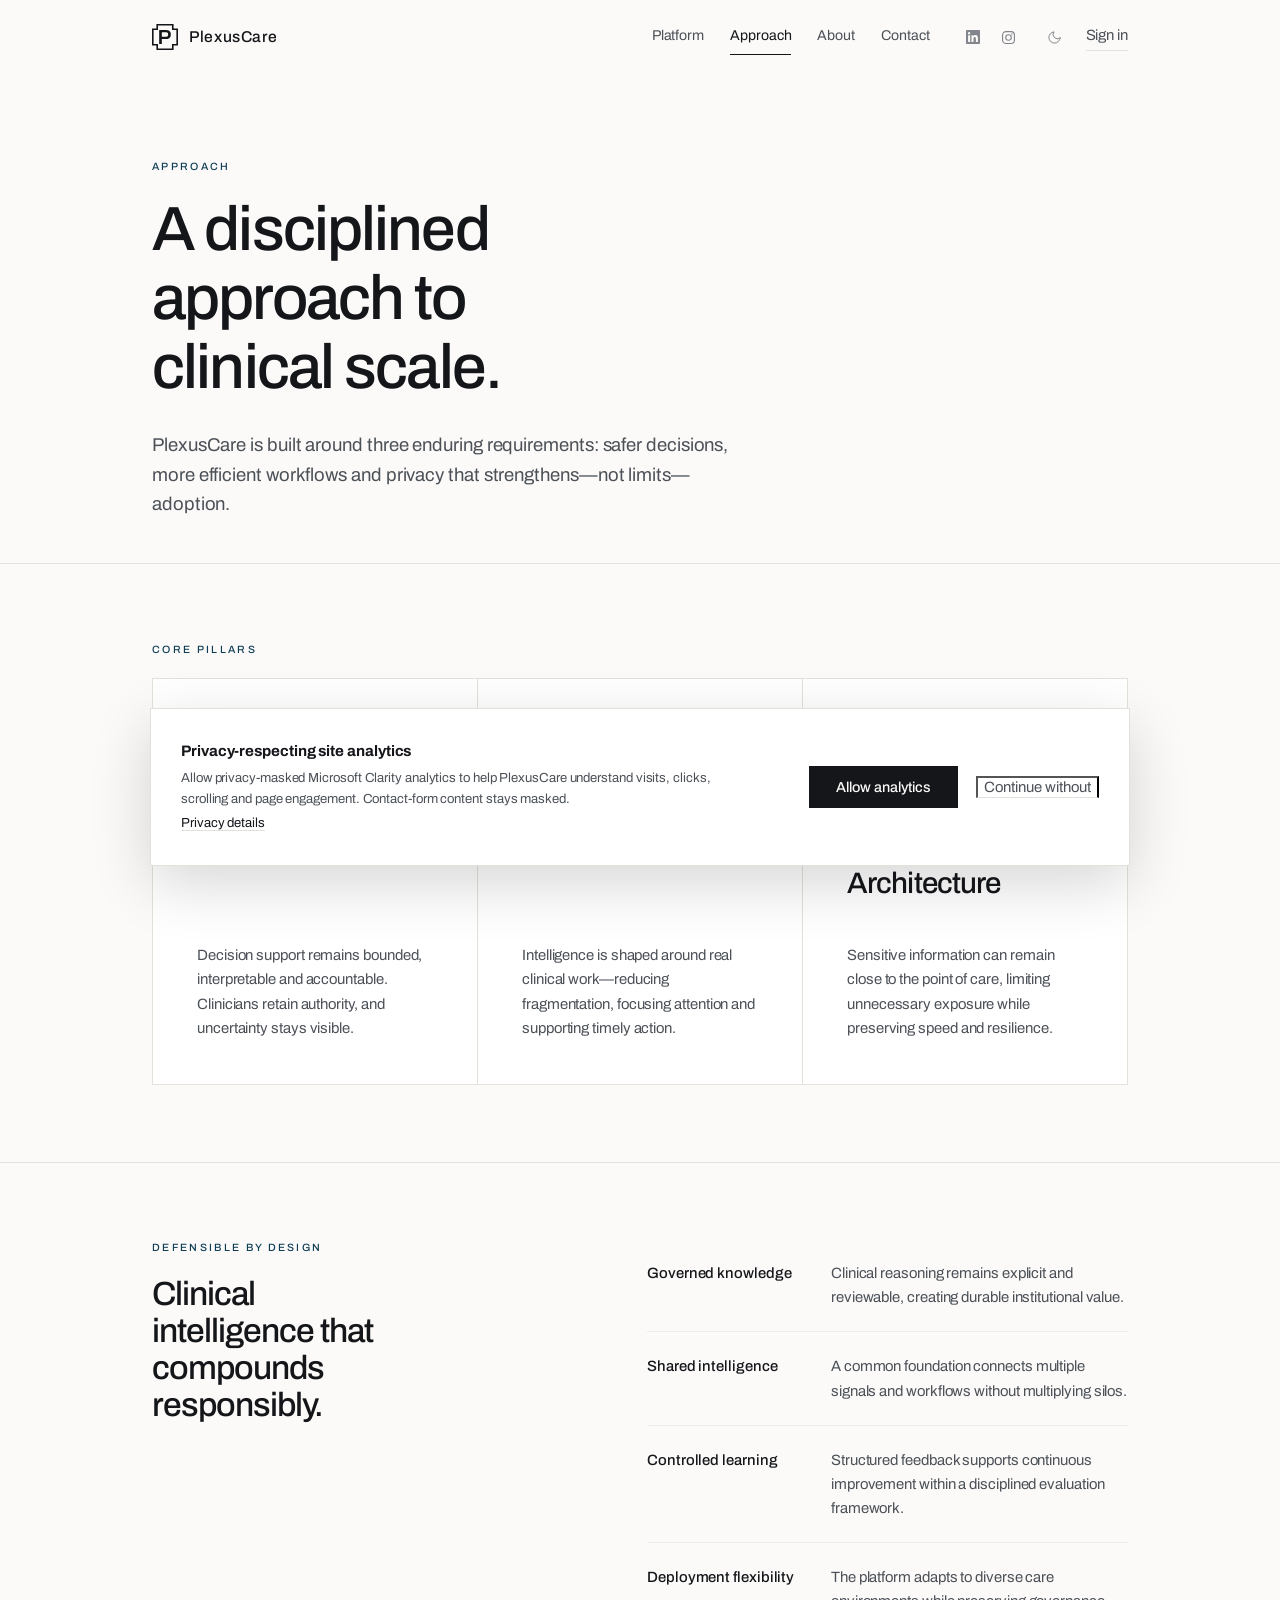
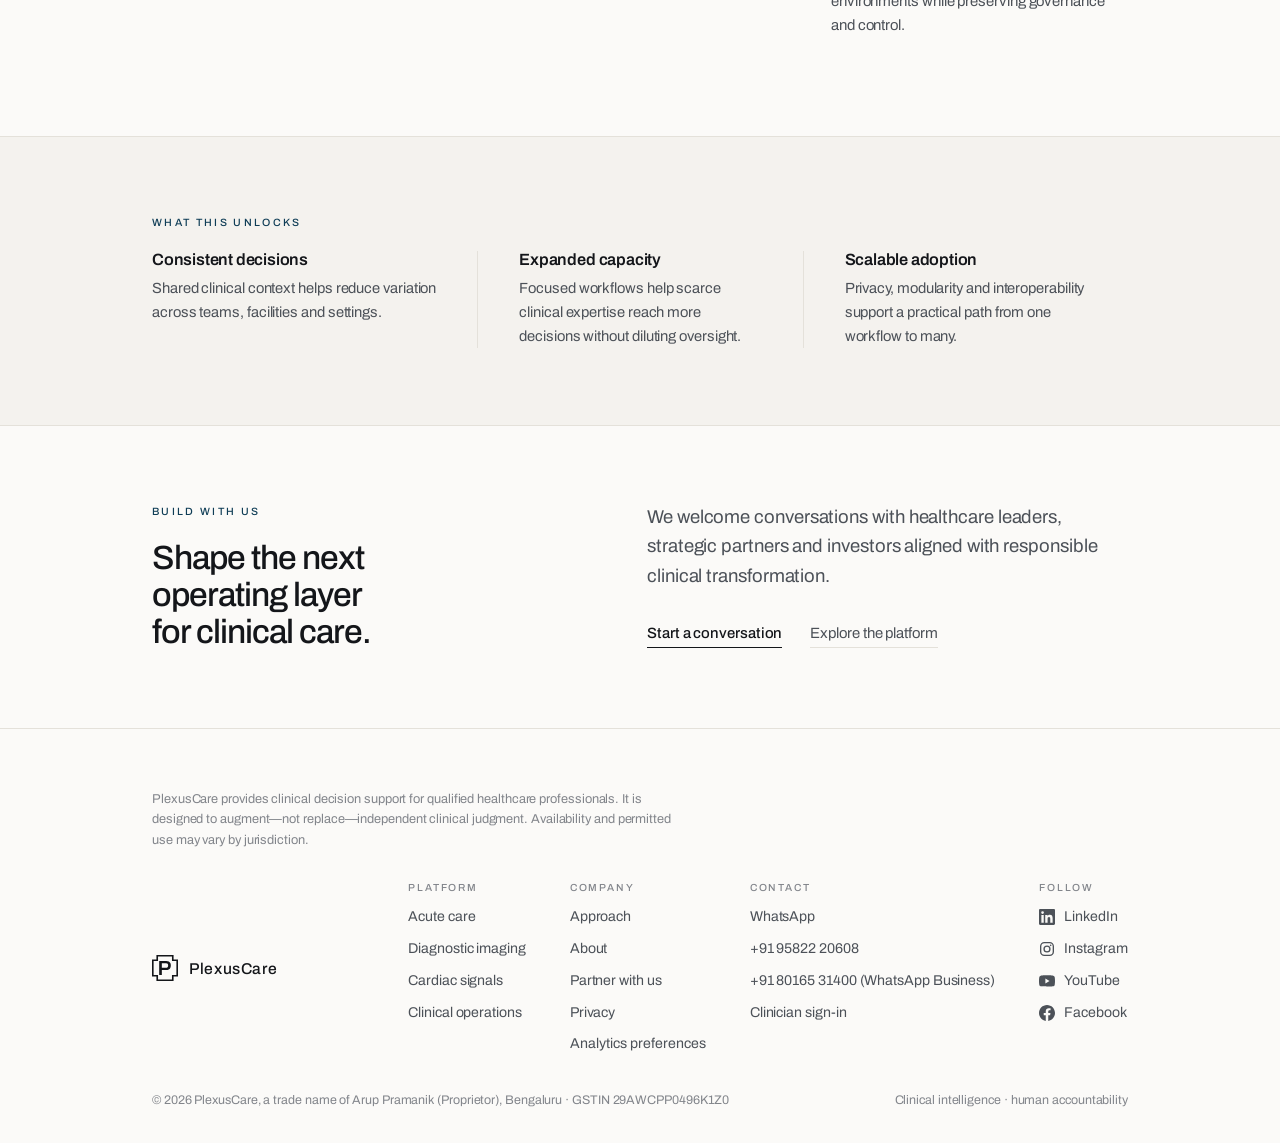
<file: approach.html>
<!doctype html>
<html lang="en">
<head>
<meta charset="utf-8">
<meta name="viewport" content="width=device-width, initial-scale=1">
<title>Our approach — PlexusCare</title>
<meta name="description" content="Clinical safety, workflow efficiency and on-device privacy form the foundation of the PlexusCare platform.">
<link rel="canonical" href="https://plexus-care.com/approach.html">
<meta property="og:type" content="website">
<meta property="og:url" content="https://plexus-care.com/approach.html">
<meta property="og:title" content="Our approach — PlexusCare">
<meta property="og:description" content="Clinical safety, workflow efficiency and on-device privacy form the foundation of the PlexusCare platform.">
<meta property="og:image" content="https://plexus-care.com/assets/img/og.png?v=934ba3454d">
<meta name="twitter:card" content="summary_large_image">
<script type="application/ld+json">{"@context":"https://schema.org","@type":"Organization","name":"PlexusCare","url":"https://plexus-care.com/","logo":"https://plexus-care.com/assets/img/icon-512.png","sameAs":["https://www.linkedin.com/company/plexuscare-health/","https://www.instagram.com/plexuscare1/","https://www.youtube.com/@plexuscare","https://www.facebook.com/profile.php?id=61595875576299"]}</script>
<link rel="icon" href="assets/img/favicon.ico?v=566fe5b022" sizes="48x48">
<link rel="icon" href="assets/img/favicon.svg?v=5d5521ae7c" type="image/svg+xml">
<link rel="apple-touch-icon" href="assets/img/apple-touch-icon.png?v=a8aa24a033">
<link rel="manifest" href="site.webmanifest">
<meta name="theme-color" content="#101215" media="(prefers-color-scheme: dark)">
<meta name="theme-color" content="#FBFAF8" media="(prefers-color-scheme: light)">
<link rel="preconnect" href="https://fonts.googleapis.com">
<link rel="preconnect" href="https://fonts.gstatic.com" crossorigin>
<link href="https://fonts.googleapis.com/css2?family=Archivo:wght@400;500;600&family=IBM+Plex+Mono:wght@400;500&display=swap" rel="stylesheet">
<link rel="stylesheet" href="assets/css/plexus.css?v=43380eb208">
<script>(function(){try{var t=localStorage.getItem('plexuscare-theme');if(t)document.documentElement.setAttribute('data-theme',t);}catch(e){}})();</script>
<!-- Microsoft Clarity: privacy-masked, consent-gated corporate-site analytics. -->
<script>
(function (w, d, projectId) {
  'use strict';
  var id = String(projectId || '').trim();
  var key = 'plexuscare-analytics-consent';
  var configured = /^[a-z0-9]{6,}$/i.test(id);

  function preference() {
    try { return localStorage.getItem(key); } catch (e) { return null; }
  }

  function remember(value) {
    try { localStorage.setItem(key, value); } catch (e) {}
  }

  function load() {
    if (!configured || w.clarity) return;
    (function (c, l, a, r, i, t, y) {
      c[a] = c[a] || function () { (c[a].q = c[a].q || []).push(arguments); };
      t = l.createElement(r);
      t.async = 1;
      t.src = 'https://www.clarity.ms/tag/' + i;
      y = l.getElementsByTagName(r)[0];
      y.parentNode.insertBefore(t, y);
    })(w, d, 'clarity', 'script', id);
  }

  w.PlexusCareAnalytics = {
    configured: configured,
    preference: preference,
    grant: function () {
      if (!configured) return;
      remember('granted');
      load();
      w.clarity('consent');
      w.clarity('event', 'analytics_consent_granted');
    },
    decline: function () {
      remember('declined');
      if (w.clarity) w.clarity('consent', false);
    }
  };

  if (configured && preference() === 'granted') {
    load();
    w.clarity('consent');
  }
})(window, document, 'yu2i2u48j9');
</script>

</head>
<body>
<svg class="svg-defs" width="0" height="0" aria-hidden="true" focusable="false"><defs><linearGradient id="plexus-ig-grad" gradientUnits="userSpaceOnUse" x1="3" y1="21" x2="21" y2="3"><stop offset="0" stop-color="#FEDA75"/><stop offset=".3" stop-color="#FA7E1E"/><stop offset=".55" stop-color="#D62976"/><stop offset=".8" stop-color="#962FBF"/><stop offset="1" stop-color="#4F5BD5"/></linearGradient></defs></svg>
<header class="nav">
  <div class="wrap nav__in">
    <a class="brand" href="index.html" aria-label="PlexusCare">
<svg class="brand__mark" viewBox="0 0 44 44" fill="none" aria-hidden="true"><path d="M8.844 1.364 L35.156 1.364 L35.156 8.844 L42.636 8.844 L42.636 35.156 L35.156 35.156 L35.156 42.636 L8.844 42.636 L8.844 35.156 L1.364 35.156 L1.364 8.844 L8.844 8.844 Z" fill="none" stroke="currentColor" stroke-width="2.728" stroke-linejoin="miter"/><g transform="translate(9.514 33.880) scale(0.034636 -0.034636)" fill="currentColor"><path d="M76 0V686H420Q496 686 545.5 659.0Q595 632 620.0 583.0Q645 534 645 466Q645 399 619.0 349.0Q593 299 541.5 271.5Q490 244 413 244H206V0ZM206 355H409Q459 355 486.5 384.5Q514 414 514 466Q514 501 502.0 525.0Q490 549 467.0 562.0Q444 575 409 575H206Z"/></g></svg>
      <span class="brand__wm">PlexusCare</span>
    </a>
    <nav class="nav__links">
      <a href="platform.html">Platform</a>
      <a href="approach.html" aria-current="page">Approach</a>
      <a href="about.html">About</a>
      <a href="about.html#contact">Contact</a>
    </nav>
    <div class="nav__end">
      <a class="nav__social" href="https://www.linkedin.com/company/plexuscare-health/" target="_blank" rel="noopener" aria-label="PlexusCare on LinkedIn" title="LinkedIn"><svg class="ico-li" width="14" height="14" viewBox="0 0 24 24" aria-hidden="true"><path fill="currentColor" d="M20.447 20.452h-3.554v-5.569c0-1.328-.027-3.037-1.852-3.037-1.853 0-2.136 1.445-2.136 2.939v5.667H9.351V9h3.414v1.561h.046c.477-.9 1.637-1.85 3.37-1.85 3.601 0 4.267 2.37 4.267 5.455v6.286zM5.337 7.433a2.064 2.064 0 1 1 0-4.128 2.064 2.064 0 0 1 0 4.128zm1.782 13.019H3.555V9h3.564v11.452zM22.225 0H1.771C.792 0 0 .774 0 1.729v20.542C0 23.227.792 24 1.771 24h20.451C23.2 24 24 23.227 24 22.271V1.729C24 .774 23.2 0 22.222 0h.003z"/></svg></a>
      <a class="nav__social" href="https://www.instagram.com/plexuscare1/" target="_blank" rel="noopener" aria-label="PlexusCare on Instagram" title="Instagram"><svg class="ico-ig" width="15" height="15" viewBox="0 0 24 24" fill="none" stroke="currentColor" stroke-width="1.8" aria-hidden="true"><rect x="2.5" y="2.5" width="19" height="19" rx="5.5"/><circle cx="12" cy="12" r="4.4"/><circle cx="17.5" cy="6.5" r="1.25" fill="currentColor" stroke="none"/></svg></a>
      <button class="tgl" data-theme-toggle aria-label="Switch theme">
        <svg class="i-moon" width="15" height="15" viewBox="0 0 24 24" fill="none" stroke="currentColor" stroke-width="1.6" stroke-linecap="round" stroke-linejoin="round"><path d="M21 12.79A9 9 0 1 1 11.21 3 7 7 0 0 0 21 12.79z"/></svg>
        <svg class="i-sun" width="15" height="15" viewBox="0 0 24 24" fill="none" stroke="currentColor" stroke-width="1.6" stroke-linecap="round" stroke-linejoin="round"><circle cx="12" cy="12" r="4"/><path d="M12 2v2M12 20v2M4.9 4.9l1.4 1.4M17.7 17.7l1.4 1.4M2 12h2M20 12h2M4.9 19.1l1.4-1.4M17.7 6.3l1.4-1.4"/></svg>
      </button>
      <a class="link link--quiet" href="https://app.plexus-care.com/" rel="nofollow">Sign in</a>
    </div>
  </div>
</header>
<main>
  <section class="phead">
    <div class="wrap">
      <span class="eyebrow">Approach</span>
      <h1>A disciplined approach to clinical scale.</h1>
      <p class="lede">
        PlexusCare is built around three enduring requirements: safer decisions,
        more efficient workflows and privacy that strengthens—not limits—adoption.
      </p>
    </div>
  </section>

  <hr class="rule">

  <section class="section">
    <div class="wrap">
      <span class="eyebrow">Core pillars</span>
      <div class="pillar-grid">
        <article class="pillar">
          <span class="pillar__index">01</span>
          <h2>Clinical Safety</h2>
          <p>Decision support remains bounded, interpretable and accountable. Clinicians retain authority, and uncertainty stays visible.</p>
        </article>
        <article class="pillar">
          <span class="pillar__index">02</span>
          <h2>Workflow Efficiency</h2>
          <p>Intelligence is shaped around real clinical work—reducing fragmentation, focusing attention and supporting timely action.</p>
        </article>
        <article class="pillar">
          <span class="pillar__index">03</span>
          <h2>On-Device Privacy Architecture</h2>
          <p>Sensitive information can remain close to the point of care, limiting unnecessary exposure while preserving speed and resilience.</p>
        </article>
      </div>
    </div>
  </section>

  <hr class="rule">

  <section class="section">
    <div class="wrap split">
      <div>
        <span class="eyebrow">Defensible by design</span>
        <h2 class="measure" style="max-width:13ch">Clinical intelligence that compounds responsibly.</h2>
      </div>
      <div>
        <dl class="defs defs--strong">
          <div><dt>Governed knowledge</dt><dd>Clinical reasoning remains explicit and reviewable, creating durable institutional value.</dd></div>
          <div><dt>Shared intelligence</dt><dd>A common foundation connects multiple signals and workflows without multiplying silos.</dd></div>
          <div><dt>Controlled learning</dt><dd>Structured feedback supports continuous improvement within a disciplined evaluation framework.</dd></div>
          <div><dt>Deployment flexibility</dt><dd>The platform adapts to diverse care environments while preserving governance and control.</dd></div>
        </dl>
      </div>
    </div>
  </section>

  <section class="section section--contrast">
    <div class="wrap">
      <span class="eyebrow">What this unlocks</span>
      <div class="cols cols--ruled">
        <div><h3>Consistent decisions</h3><p>Shared clinical context helps reduce variation across teams, facilities and settings.</p></div>
        <div><h3>Expanded capacity</h3><p>Focused workflows help scarce clinical expertise reach more decisions without diluting oversight.</p></div>
        <div><h3>Scalable adoption</h3><p>Privacy, modularity and interoperability support a practical path from one workflow to many.</p></div>
      </div>
    </div>
  </section>

  <section class="section">
    <div class="wrap split">
      <div><span class="eyebrow">Build with us</span><h2 class="measure" style="max-width:14ch">Shape the next operating layer for clinical care.</h2></div>
      <div>
        <p class="lede">We welcome conversations with healthcare leaders, strategic partners and investors aligned with responsible clinical transformation.</p>
        <div class="links-row" style="margin-top:30px"><a class="link" href="about.html#contact">Start a conversation</a><a class="link link--quiet" href="platform.html">Explore the platform</a></div>
      </div>
    </div>
  </section>
</main>
<footer class="foot">
  <div class="wrap">
    <p class="notice">
      PlexusCare provides clinical decision support for qualified healthcare professionals.
      It is designed to augment—not replace—independent clinical judgment. Availability and
      permitted use may vary by jurisdiction.
    </p>
    <div class="foot__top">
      <a class="brand" href="index.html" aria-label="PlexusCare">
        <svg class="brand__mark" viewBox="0 0 44 44" fill="none" aria-hidden="true"><path d="M8.844 1.364 L35.156 1.364 L35.156 8.844 L42.636 8.844 L42.636 35.156 L35.156 35.156 L35.156 42.636 L8.844 42.636 L8.844 35.156 L1.364 35.156 L1.364 8.844 L8.844 8.844 Z" fill="none" stroke="currentColor" stroke-width="2.728" stroke-linejoin="miter"/><g transform="translate(9.514 33.880) scale(0.034636 -0.034636)" fill="currentColor"><path d="M76 0V686H420Q496 686 545.5 659.0Q595 632 620.0 583.0Q645 534 645 466Q645 399 619.0 349.0Q593 299 541.5 271.5Q490 244 413 244H206V0ZM206 355H409Q459 355 486.5 384.5Q514 414 514 466Q514 501 502.0 525.0Q490 549 467.0 562.0Q444 575 409 575H206Z"/></g></svg>
        <span class="brand__wm">PlexusCare</span>
      </a>
      <div class="foot__nav">
        <div>
          <span>Platform</span>
          <a href="platform.html#acute-care">Acute care</a>
          <a href="platform.html#imaging">Diagnostic imaging</a>
          <a href="platform.html#cardiac">Cardiac signals</a>
          <a href="platform.html#operations">Clinical operations</a>
        </div>
        <div>
          <span>Company</span>
          <a href="approach.html">Approach</a>
          <a href="about.html">About</a>
          <a href="about.html#contact">Partner with us</a>
          <a href="privacy.html">Privacy</a>
          <button class="foot__link" type="button" data-open-analytics hidden>Analytics preferences</button>
        </div>
        <div>
          <span>Contact</span>
          <a href="https://wa.me/919582220608" target="_blank" rel="noopener">WhatsApp</a>
          <a href="tel:+919582220608">+91 95822 20608</a>
          <a href="tel:+918016531400">+91 80165 31400 (WhatsApp Business)</a>
          <a href="https://app.plexus-care.com/" rel="nofollow">Clinician sign-in</a>
        </div>
        <div>
          <span>Follow</span>
          <a class="foot__social" href="https://www.linkedin.com/company/plexuscare-health/" target="_blank" rel="noopener"><svg class="foot__icon ico-li" viewBox="0 0 24 24" aria-hidden="true"><path fill="currentColor" d="M20.447 20.452h-3.554v-5.569c0-1.328-.027-3.037-1.852-3.037-1.853 0-2.136 1.445-2.136 2.939v5.667H9.351V9h3.414v1.561h.046c.477-.9 1.637-1.85 3.37-1.85 3.601 0 4.267 2.37 4.267 5.455v6.286zM5.337 7.433a2.064 2.064 0 1 1 0-4.128 2.064 2.064 0 0 1 0 4.128zm1.782 13.019H3.555V9h3.564v11.452zM22.225 0H1.771C.792 0 0 .774 0 1.729v20.542C0 23.227.792 24 1.771 24h20.451C23.2 24 24 23.227 24 22.271V1.729C24 .774 23.2 0 22.222 0h.003z"/></svg><span>LinkedIn</span></a>
          <a class="foot__social" href="https://www.instagram.com/plexuscare1/" target="_blank" rel="noopener"><svg class="foot__icon ico-ig" viewBox="0 0 24 24" fill="none" stroke="currentColor" stroke-width="2" aria-hidden="true"><rect x="2.5" y="2.5" width="19" height="19" rx="5.5"/><circle cx="12" cy="12" r="4.4"/><circle cx="17.5" cy="6.5" r="1.25" fill="currentColor" stroke="none"/></svg><span>Instagram</span></a>
          <a class="foot__social" href="https://www.youtube.com/@plexuscare?sub_confirmation=1" target="_blank" rel="noopener"><svg class="foot__icon ico-yt" viewBox="0 0 24 24" aria-hidden="true"><path fill="currentColor" d="M23.498 6.186a3.016 3.016 0 0 0-2.122-2.136C19.505 3.545 12 3.545 12 3.545s-7.505 0-9.377.505A3.017 3.017 0 0 0 .502 6.186C0 8.07 0 12 0 12s0 3.93.502 5.814a3.016 3.016 0 0 0 2.122 2.136c1.871.505 9.376.505 9.376.505s7.505 0 9.377-.505a3.015 3.015 0 0 0 2.122-2.136C24 15.93 24 12 24 12s0-3.93-.502-5.814zM9.545 15.568V8.432L15.818 12l-6.273 3.568z"/></svg><span>YouTube</span></a>
          <a class="foot__social" href="https://www.facebook.com/profile.php?id=61595875576299" target="_blank" rel="noopener"><svg class="foot__icon ico-fb" viewBox="0 0 24 24" aria-hidden="true"><path fill="currentColor" d="M24 12.073c0-6.627-5.373-12-12-12s-12 5.373-12 12c0 5.99 4.388 10.954 10.125 11.854v-8.385H7.078v-3.47h3.047V9.43c0-3.007 1.792-4.669 4.533-4.669 1.312 0 2.686.235 2.686.235v2.953H15.83c-1.491 0-1.956.925-1.956 1.874v2.25h3.328l-.532 3.47h-2.796v8.385C19.612 23.027 24 18.062 24 12.073z"/></svg><span>Facebook</span></a>
        </div>
      </div>
    </div>
    <div class="foot__bot">
      <span>&copy; <span data-year>2026</span> PlexusCare, a trade name of Arup Pramanik (Proprietor), Bengaluru &middot; GSTIN 29AWCPP0496K1Z0</span>
      <span>Clinical intelligence &middot; human accountability</span>
    </div>
  </div>
</footer>

<aside class="analytics-consent" data-analytics-consent hidden role="dialog" aria-modal="false" aria-labelledby="analytics-title">
  <div>
    <strong id="analytics-title">Privacy-respecting site analytics</strong>
    <p>Allow privacy-masked Microsoft Clarity analytics to help PlexusCare understand visits, clicks, scrolling and page engagement. Contact-form content stays masked.</p>
    <a href="privacy.html">Privacy details</a>
  </div>
  <div class="analytics-consent__actions">
    <button class="btn" type="button" data-analytics-choice="granted">Allow analytics</button>
    <button class="link link--quiet link-button" type="button" data-analytics-choice="declined">Continue without</button>
  </div>
</aside>

<script src="assets/js/plexus.js?v=604554624d" defer></script>
</body>
</html>
</file>
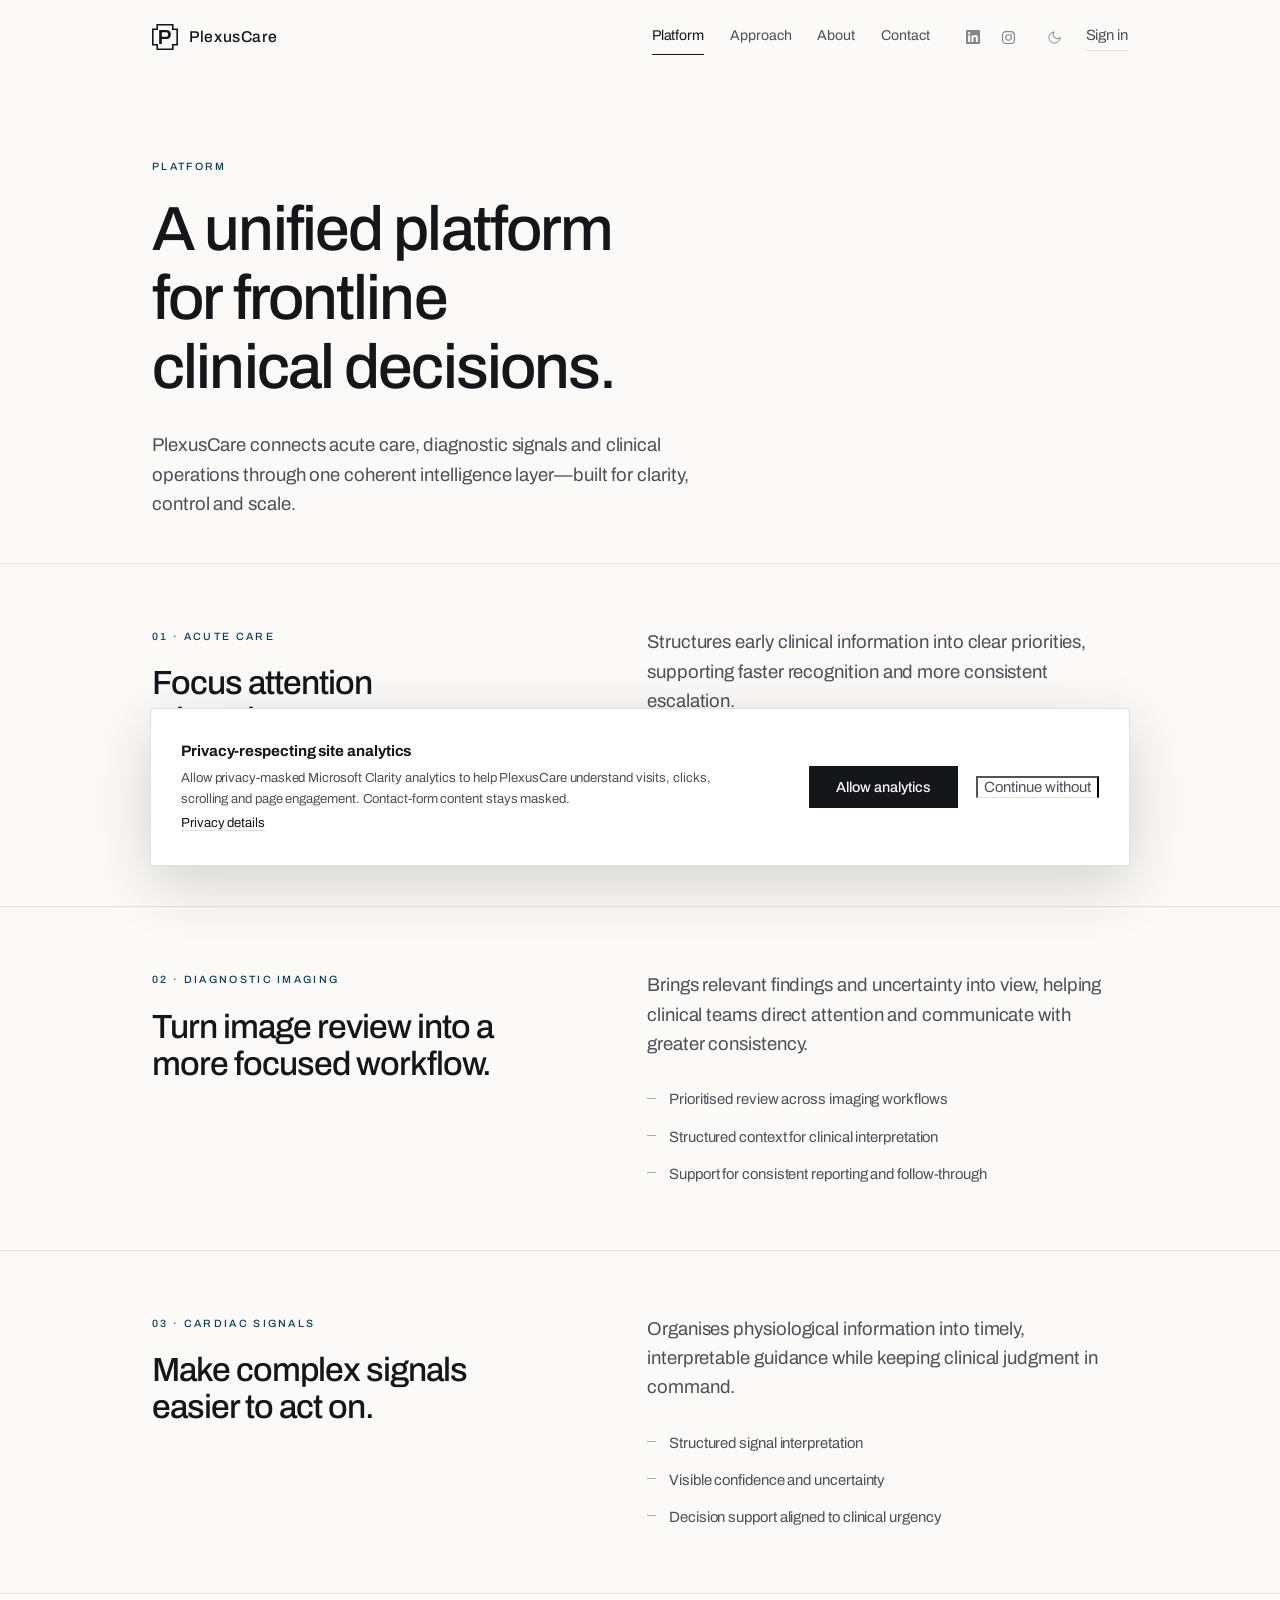
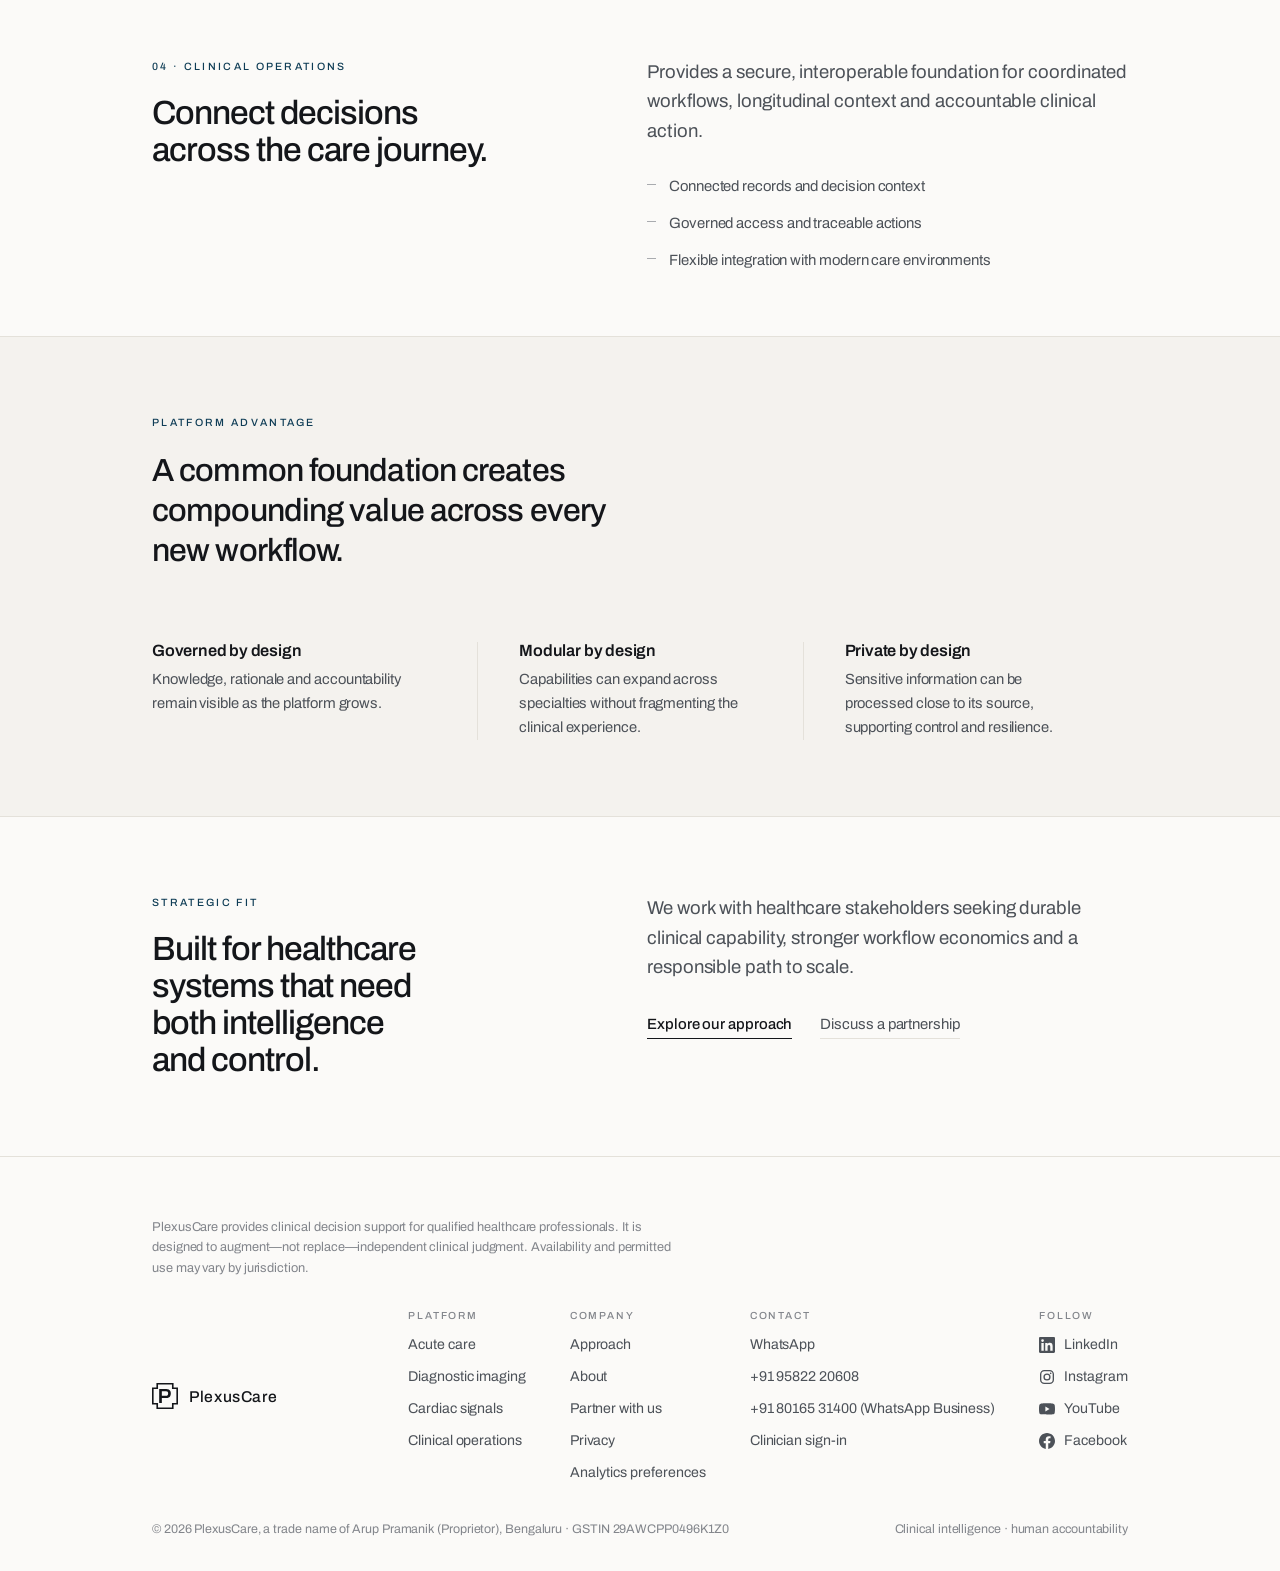
<file: platform.html>
<!doctype html>
<html lang="en">
<head>
<meta charset="utf-8">
<meta name="viewport" content="width=device-width, initial-scale=1">
<title>Platform — PlexusCare</title>
<meta name="description" content="One clinical intelligence layer connecting acute care, diagnostic signals and clinical operations.">
<link rel="canonical" href="https://plexus-care.com/platform.html">
<meta property="og:type" content="website">
<meta property="og:url" content="https://plexus-care.com/platform.html">
<meta property="og:title" content="Platform — PlexusCare">
<meta property="og:description" content="One clinical intelligence layer connecting acute care, diagnostic signals and clinical operations.">
<meta property="og:image" content="https://plexus-care.com/assets/img/og.png?v=934ba3454d">
<meta name="twitter:card" content="summary_large_image">
<script type="application/ld+json">{"@context":"https://schema.org","@type":"Organization","name":"PlexusCare","url":"https://plexus-care.com/","logo":"https://plexus-care.com/assets/img/icon-512.png","sameAs":["https://www.linkedin.com/company/plexuscare-health/","https://www.instagram.com/plexuscare1/","https://www.youtube.com/@plexuscare","https://www.facebook.com/profile.php?id=61595875576299"]}</script>
<link rel="icon" href="assets/img/favicon.ico?v=566fe5b022" sizes="48x48">
<link rel="icon" href="assets/img/favicon.svg?v=5d5521ae7c" type="image/svg+xml">
<link rel="apple-touch-icon" href="assets/img/apple-touch-icon.png?v=a8aa24a033">
<link rel="manifest" href="site.webmanifest">
<meta name="theme-color" content="#101215" media="(prefers-color-scheme: dark)">
<meta name="theme-color" content="#FBFAF8" media="(prefers-color-scheme: light)">
<link rel="preconnect" href="https://fonts.googleapis.com">
<link rel="preconnect" href="https://fonts.gstatic.com" crossorigin>
<link href="https://fonts.googleapis.com/css2?family=Archivo:wght@400;500;600&family=IBM+Plex+Mono:wght@400;500&display=swap" rel="stylesheet">
<link rel="stylesheet" href="assets/css/plexus.css?v=43380eb208">
<script>(function(){try{var t=localStorage.getItem('plexuscare-theme');if(t)document.documentElement.setAttribute('data-theme',t);}catch(e){}})();</script>
<!-- Microsoft Clarity: privacy-masked, consent-gated corporate-site analytics. -->
<script>
(function (w, d, projectId) {
  'use strict';
  var id = String(projectId || '').trim();
  var key = 'plexuscare-analytics-consent';
  var configured = /^[a-z0-9]{6,}$/i.test(id);

  function preference() {
    try { return localStorage.getItem(key); } catch (e) { return null; }
  }

  function remember(value) {
    try { localStorage.setItem(key, value); } catch (e) {}
  }

  function load() {
    if (!configured || w.clarity) return;
    (function (c, l, a, r, i, t, y) {
      c[a] = c[a] || function () { (c[a].q = c[a].q || []).push(arguments); };
      t = l.createElement(r);
      t.async = 1;
      t.src = 'https://www.clarity.ms/tag/' + i;
      y = l.getElementsByTagName(r)[0];
      y.parentNode.insertBefore(t, y);
    })(w, d, 'clarity', 'script', id);
  }

  w.PlexusCareAnalytics = {
    configured: configured,
    preference: preference,
    grant: function () {
      if (!configured) return;
      remember('granted');
      load();
      w.clarity('consent');
      w.clarity('event', 'analytics_consent_granted');
    },
    decline: function () {
      remember('declined');
      if (w.clarity) w.clarity('consent', false);
    }
  };

  if (configured && preference() === 'granted') {
    load();
    w.clarity('consent');
  }
})(window, document, 'yu2i2u48j9');
</script>

</head>
<body>
<svg class="svg-defs" width="0" height="0" aria-hidden="true" focusable="false"><defs><linearGradient id="plexus-ig-grad" gradientUnits="userSpaceOnUse" x1="3" y1="21" x2="21" y2="3"><stop offset="0" stop-color="#FEDA75"/><stop offset=".3" stop-color="#FA7E1E"/><stop offset=".55" stop-color="#D62976"/><stop offset=".8" stop-color="#962FBF"/><stop offset="1" stop-color="#4F5BD5"/></linearGradient></defs></svg>
<header class="nav">
  <div class="wrap nav__in">
    <a class="brand" href="index.html" aria-label="PlexusCare">
<svg class="brand__mark" viewBox="0 0 44 44" fill="none" aria-hidden="true"><path d="M8.844 1.364 L35.156 1.364 L35.156 8.844 L42.636 8.844 L42.636 35.156 L35.156 35.156 L35.156 42.636 L8.844 42.636 L8.844 35.156 L1.364 35.156 L1.364 8.844 L8.844 8.844 Z" fill="none" stroke="currentColor" stroke-width="2.728" stroke-linejoin="miter"/><g transform="translate(9.514 33.880) scale(0.034636 -0.034636)" fill="currentColor"><path d="M76 0V686H420Q496 686 545.5 659.0Q595 632 620.0 583.0Q645 534 645 466Q645 399 619.0 349.0Q593 299 541.5 271.5Q490 244 413 244H206V0ZM206 355H409Q459 355 486.5 384.5Q514 414 514 466Q514 501 502.0 525.0Q490 549 467.0 562.0Q444 575 409 575H206Z"/></g></svg>
      <span class="brand__wm">PlexusCare</span>
    </a>
    <nav class="nav__links">
      <a href="platform.html" aria-current="page">Platform</a>
      <a href="approach.html">Approach</a>
      <a href="about.html">About</a>
      <a href="about.html#contact">Contact</a>
    </nav>
    <div class="nav__end">
      <a class="nav__social" href="https://www.linkedin.com/company/plexuscare-health/" target="_blank" rel="noopener" aria-label="PlexusCare on LinkedIn" title="LinkedIn"><svg class="ico-li" width="14" height="14" viewBox="0 0 24 24" aria-hidden="true"><path fill="currentColor" d="M20.447 20.452h-3.554v-5.569c0-1.328-.027-3.037-1.852-3.037-1.853 0-2.136 1.445-2.136 2.939v5.667H9.351V9h3.414v1.561h.046c.477-.9 1.637-1.85 3.37-1.85 3.601 0 4.267 2.37 4.267 5.455v6.286zM5.337 7.433a2.064 2.064 0 1 1 0-4.128 2.064 2.064 0 0 1 0 4.128zm1.782 13.019H3.555V9h3.564v11.452zM22.225 0H1.771C.792 0 0 .774 0 1.729v20.542C0 23.227.792 24 1.771 24h20.451C23.2 24 24 23.227 24 22.271V1.729C24 .774 23.2 0 22.222 0h.003z"/></svg></a>
      <a class="nav__social" href="https://www.instagram.com/plexuscare1/" target="_blank" rel="noopener" aria-label="PlexusCare on Instagram" title="Instagram"><svg class="ico-ig" width="15" height="15" viewBox="0 0 24 24" fill="none" stroke="currentColor" stroke-width="1.8" aria-hidden="true"><rect x="2.5" y="2.5" width="19" height="19" rx="5.5"/><circle cx="12" cy="12" r="4.4"/><circle cx="17.5" cy="6.5" r="1.25" fill="currentColor" stroke="none"/></svg></a>
      <button class="tgl" data-theme-toggle aria-label="Switch theme">
        <svg class="i-moon" width="15" height="15" viewBox="0 0 24 24" fill="none" stroke="currentColor" stroke-width="1.6" stroke-linecap="round" stroke-linejoin="round"><path d="M21 12.79A9 9 0 1 1 11.21 3 7 7 0 0 0 21 12.79z"/></svg>
        <svg class="i-sun" width="15" height="15" viewBox="0 0 24 24" fill="none" stroke="currentColor" stroke-width="1.6" stroke-linecap="round" stroke-linejoin="round"><circle cx="12" cy="12" r="4"/><path d="M12 2v2M12 20v2M4.9 4.9l1.4 1.4M17.7 17.7l1.4 1.4M2 12h2M20 12h2M4.9 19.1l1.4-1.4M17.7 6.3l1.4-1.4"/></svg>
      </button>
      <a class="link link--quiet" href="https://app.plexus-care.com/" rel="nofollow">Sign in</a>
    </div>
  </div>
</header>
<main>
  <section class="phead">
    <div class="wrap">
      <span class="eyebrow">Platform</span>
      <h1>A unified platform for frontline clinical decisions.</h1>
      <p class="lede">
        PlexusCare connects acute care, diagnostic signals and clinical operations
        through one coherent intelligence layer—built for clarity, control and scale.
      </p>
    </div>
  </section>

  <hr class="rule">

  <section class="entry" id="acute-care">
    <div class="wrap split">
      <div><span class="eyebrow">01 · Acute care</span><h2>Focus attention where it matters most.</h2></div>
      <div>
        <p class="lede">Structures early clinical information into clear priorities, supporting faster recognition and more consistent escalation.</p>
        <ul class="ticks capability-list"><li>Clear, interpretable decision context</li><li>Consistent prioritisation across care teams</li><li>Human authority preserved at every decision</li></ul>
      </div>
    </div>
  </section>

  <hr class="rule">

  <section class="entry" id="imaging">
    <div class="wrap split">
      <div><span class="eyebrow">02 · Diagnostic imaging</span><h2>Turn image review into a more focused workflow.</h2></div>
      <div>
        <p class="lede">Brings relevant findings and uncertainty into view, helping clinical teams direct attention and communicate with greater consistency.</p>
        <ul class="ticks capability-list"><li>Prioritised review across imaging workflows</li><li>Structured context for clinical interpretation</li><li>Support for consistent reporting and follow-through</li></ul>
      </div>
    </div>
  </section>

  <hr class="rule">

  <section class="entry" id="cardiac">
    <div class="wrap split">
      <div><span class="eyebrow">03 · Cardiac signals</span><h2>Make complex signals easier to act on.</h2></div>
      <div>
        <p class="lede">Organises physiological information into timely, interpretable guidance while keeping clinical judgment in command.</p>
        <ul class="ticks capability-list"><li>Structured signal interpretation</li><li>Visible confidence and uncertainty</li><li>Decision support aligned to clinical urgency</li></ul>
      </div>
    </div>
  </section>

  <hr class="rule">

  <section class="entry" id="operations">
    <div class="wrap split">
      <div><span class="eyebrow">04 · Clinical operations</span><h2>Connect decisions across the care journey.</h2></div>
      <div>
        <p class="lede">Provides a secure, interoperable foundation for coordinated workflows, longitudinal context and accountable clinical action.</p>
        <ul class="ticks capability-list"><li>Connected records and decision context</li><li>Governed access and traceable actions</li><li>Flexible integration with modern care environments</li></ul>
      </div>
    </div>
  </section>

  <section class="section section--contrast">
    <div class="wrap">
      <span class="eyebrow">Platform advantage</span>
      <p class="statement statement--wide">A common foundation creates compounding value across every new workflow.</p>
      <div class="cols cols--ruled">
        <div><h3>Governed by design</h3><p>Knowledge, rationale and accountability remain visible as the platform grows.</p></div>
        <div><h3>Modular by design</h3><p>Capabilities can expand across specialties without fragmenting the clinical experience.</p></div>
        <div><h3>Private by design</h3><p>Sensitive information can be processed close to its source, supporting control and resilience.</p></div>
      </div>
    </div>
  </section>

  <section class="section">
    <div class="wrap split">
      <div><span class="eyebrow">Strategic fit</span><h2 class="measure" style="max-width:14ch">Built for healthcare systems that need both intelligence and control.</h2></div>
      <div>
        <p class="lede">We work with healthcare stakeholders seeking durable clinical capability, stronger workflow economics and a responsible path to scale.</p>
        <div class="links-row" style="margin-top:30px"><a class="link" href="approach.html">Explore our approach</a><a class="link link--quiet" href="about.html#contact">Discuss a partnership</a></div>
      </div>
    </div>
  </section>
</main>
<footer class="foot">
  <div class="wrap">
    <p class="notice">
      PlexusCare provides clinical decision support for qualified healthcare professionals.
      It is designed to augment—not replace—independent clinical judgment. Availability and
      permitted use may vary by jurisdiction.
    </p>
    <div class="foot__top">
      <a class="brand" href="index.html" aria-label="PlexusCare">
        <svg class="brand__mark" viewBox="0 0 44 44" fill="none" aria-hidden="true"><path d="M8.844 1.364 L35.156 1.364 L35.156 8.844 L42.636 8.844 L42.636 35.156 L35.156 35.156 L35.156 42.636 L8.844 42.636 L8.844 35.156 L1.364 35.156 L1.364 8.844 L8.844 8.844 Z" fill="none" stroke="currentColor" stroke-width="2.728" stroke-linejoin="miter"/><g transform="translate(9.514 33.880) scale(0.034636 -0.034636)" fill="currentColor"><path d="M76 0V686H420Q496 686 545.5 659.0Q595 632 620.0 583.0Q645 534 645 466Q645 399 619.0 349.0Q593 299 541.5 271.5Q490 244 413 244H206V0ZM206 355H409Q459 355 486.5 384.5Q514 414 514 466Q514 501 502.0 525.0Q490 549 467.0 562.0Q444 575 409 575H206Z"/></g></svg>
        <span class="brand__wm">PlexusCare</span>
      </a>
      <div class="foot__nav">
        <div>
          <span>Platform</span>
          <a href="platform.html#acute-care">Acute care</a>
          <a href="platform.html#imaging">Diagnostic imaging</a>
          <a href="platform.html#cardiac">Cardiac signals</a>
          <a href="platform.html#operations">Clinical operations</a>
        </div>
        <div>
          <span>Company</span>
          <a href="approach.html">Approach</a>
          <a href="about.html">About</a>
          <a href="about.html#contact">Partner with us</a>
          <a href="privacy.html">Privacy</a>
          <button class="foot__link" type="button" data-open-analytics hidden>Analytics preferences</button>
        </div>
        <div>
          <span>Contact</span>
          <a href="https://wa.me/919582220608" target="_blank" rel="noopener">WhatsApp</a>
          <a href="tel:+919582220608">+91 95822 20608</a>
          <a href="tel:+918016531400">+91 80165 31400 (WhatsApp Business)</a>
          <a href="https://app.plexus-care.com/" rel="nofollow">Clinician sign-in</a>
        </div>
        <div>
          <span>Follow</span>
          <a class="foot__social" href="https://www.linkedin.com/company/plexuscare-health/" target="_blank" rel="noopener"><svg class="foot__icon ico-li" viewBox="0 0 24 24" aria-hidden="true"><path fill="currentColor" d="M20.447 20.452h-3.554v-5.569c0-1.328-.027-3.037-1.852-3.037-1.853 0-2.136 1.445-2.136 2.939v5.667H9.351V9h3.414v1.561h.046c.477-.9 1.637-1.85 3.37-1.85 3.601 0 4.267 2.37 4.267 5.455v6.286zM5.337 7.433a2.064 2.064 0 1 1 0-4.128 2.064 2.064 0 0 1 0 4.128zm1.782 13.019H3.555V9h3.564v11.452zM22.225 0H1.771C.792 0 0 .774 0 1.729v20.542C0 23.227.792 24 1.771 24h20.451C23.2 24 24 23.227 24 22.271V1.729C24 .774 23.2 0 22.222 0h.003z"/></svg><span>LinkedIn</span></a>
          <a class="foot__social" href="https://www.instagram.com/plexuscare1/" target="_blank" rel="noopener"><svg class="foot__icon ico-ig" viewBox="0 0 24 24" fill="none" stroke="currentColor" stroke-width="2" aria-hidden="true"><rect x="2.5" y="2.5" width="19" height="19" rx="5.5"/><circle cx="12" cy="12" r="4.4"/><circle cx="17.5" cy="6.5" r="1.25" fill="currentColor" stroke="none"/></svg><span>Instagram</span></a>
          <a class="foot__social" href="https://www.youtube.com/@plexuscare?sub_confirmation=1" target="_blank" rel="noopener"><svg class="foot__icon ico-yt" viewBox="0 0 24 24" aria-hidden="true"><path fill="currentColor" d="M23.498 6.186a3.016 3.016 0 0 0-2.122-2.136C19.505 3.545 12 3.545 12 3.545s-7.505 0-9.377.505A3.017 3.017 0 0 0 .502 6.186C0 8.07 0 12 0 12s0 3.93.502 5.814a3.016 3.016 0 0 0 2.122 2.136c1.871.505 9.376.505 9.376.505s7.505 0 9.377-.505a3.015 3.015 0 0 0 2.122-2.136C24 15.93 24 12 24 12s0-3.93-.502-5.814zM9.545 15.568V8.432L15.818 12l-6.273 3.568z"/></svg><span>YouTube</span></a>
          <a class="foot__social" href="https://www.facebook.com/profile.php?id=61595875576299" target="_blank" rel="noopener"><svg class="foot__icon ico-fb" viewBox="0 0 24 24" aria-hidden="true"><path fill="currentColor" d="M24 12.073c0-6.627-5.373-12-12-12s-12 5.373-12 12c0 5.99 4.388 10.954 10.125 11.854v-8.385H7.078v-3.47h3.047V9.43c0-3.007 1.792-4.669 4.533-4.669 1.312 0 2.686.235 2.686.235v2.953H15.83c-1.491 0-1.956.925-1.956 1.874v2.25h3.328l-.532 3.47h-2.796v8.385C19.612 23.027 24 18.062 24 12.073z"/></svg><span>Facebook</span></a>
        </div>
      </div>
    </div>
    <div class="foot__bot">
      <span>&copy; <span data-year>2026</span> PlexusCare, a trade name of Arup Pramanik (Proprietor), Bengaluru &middot; GSTIN 29AWCPP0496K1Z0</span>
      <span>Clinical intelligence &middot; human accountability</span>
    </div>
  </div>
</footer>

<aside class="analytics-consent" data-analytics-consent hidden role="dialog" aria-modal="false" aria-labelledby="analytics-title">
  <div>
    <strong id="analytics-title">Privacy-respecting site analytics</strong>
    <p>Allow privacy-masked Microsoft Clarity analytics to help PlexusCare understand visits, clicks, scrolling and page engagement. Contact-form content stays masked.</p>
    <a href="privacy.html">Privacy details</a>
  </div>
  <div class="analytics-consent__actions">
    <button class="btn" type="button" data-analytics-choice="granted">Allow analytics</button>
    <button class="link link--quiet link-button" type="button" data-analytics-choice="declined">Continue without</button>
  </div>
</aside>

<script src="assets/js/plexus.js?v=604554624d" defer></script>
</body>
</html>
</file>
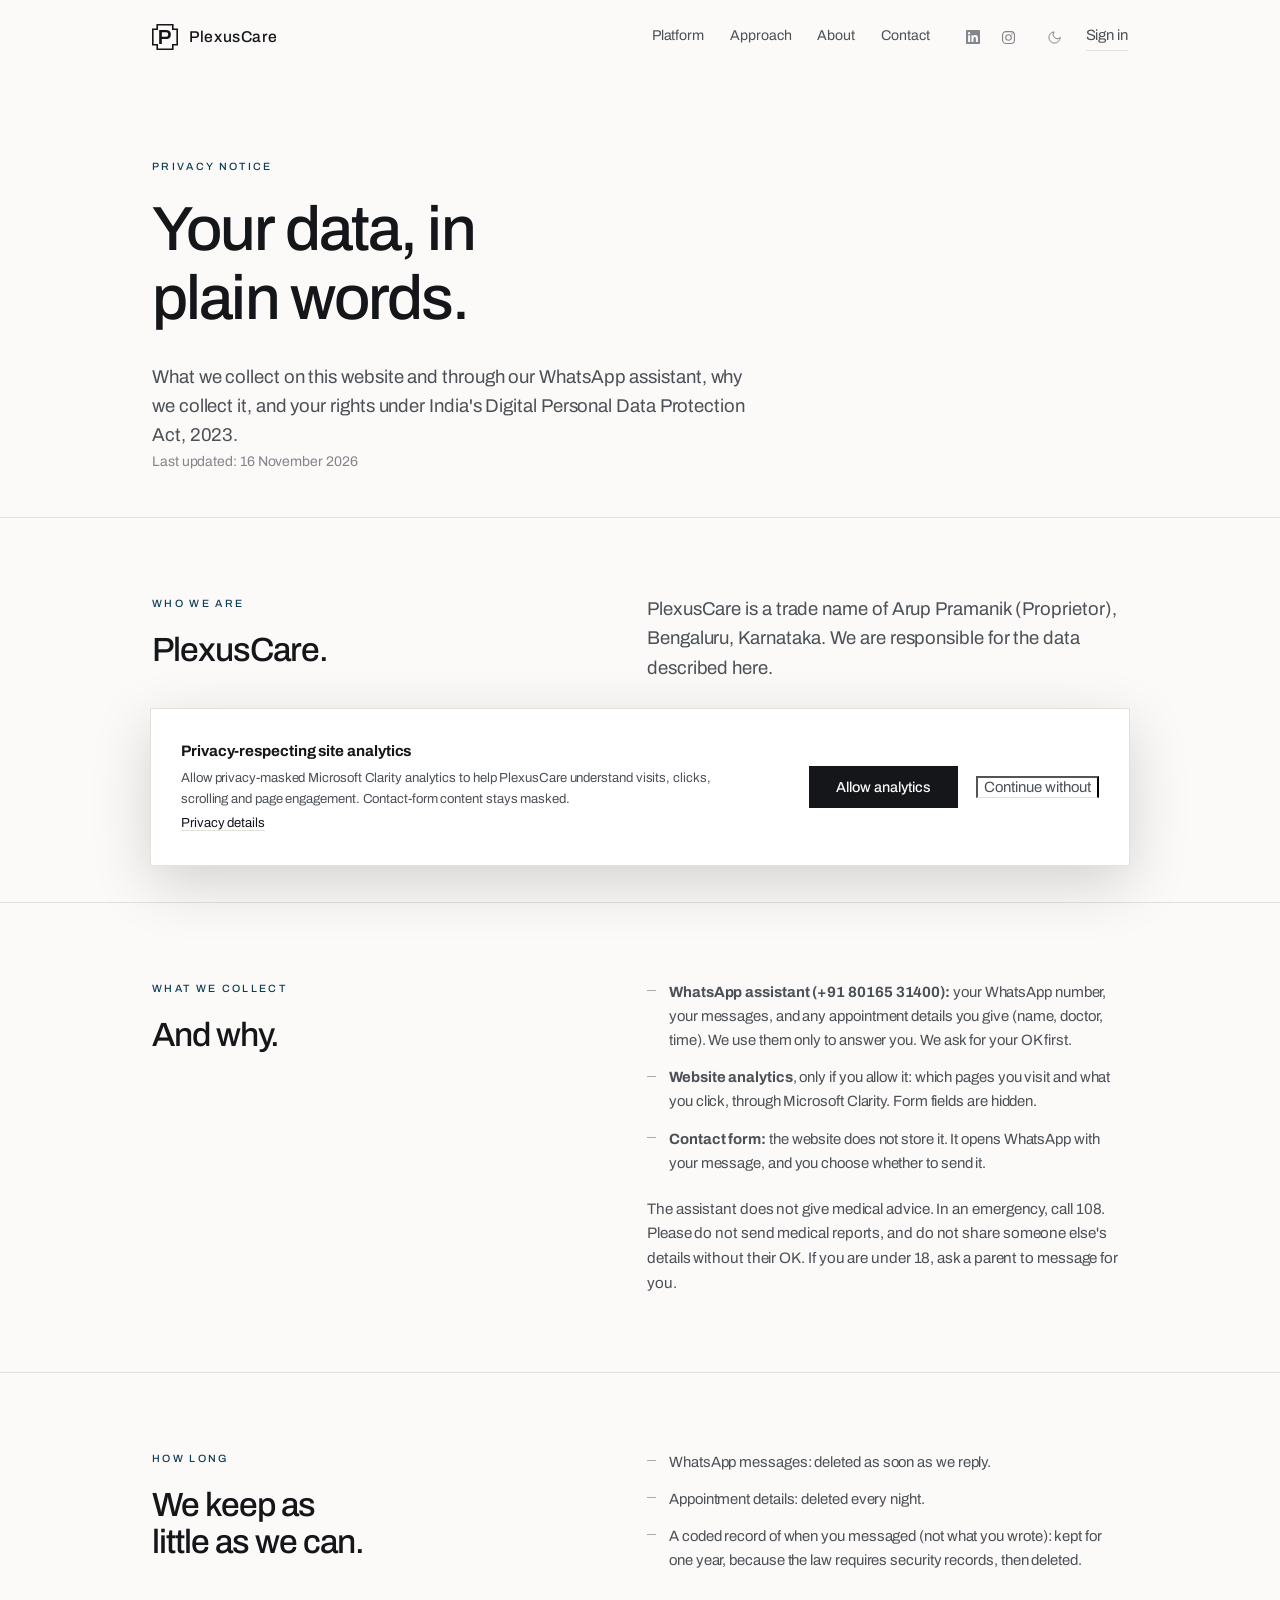
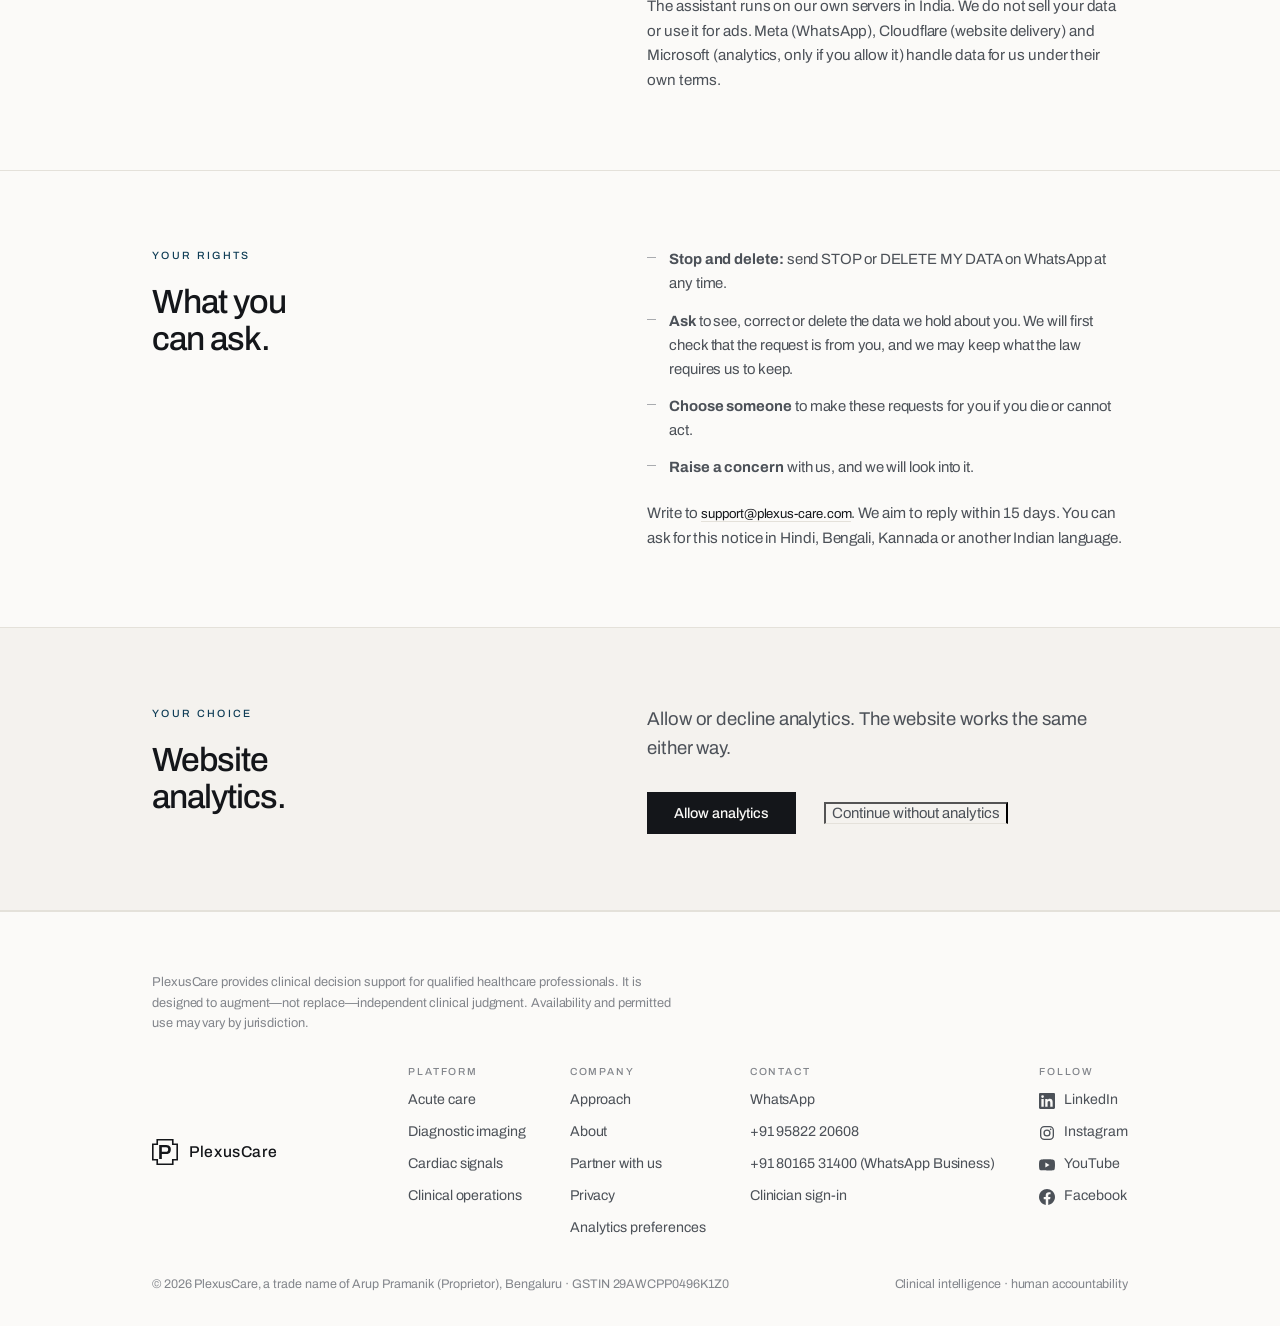
<file: privacy.html>
<!doctype html>
<html lang="en">
<head>
<meta charset="utf-8">
<meta name="viewport" content="width=device-width, initial-scale=1">
<title>Privacy — PlexusCare</title>
<meta name="description" content="How PlexusCare uses privacy-masked website analytics and protects information submitted through the corporate site.">
<link rel="canonical" href="https://plexus-care.com/privacy.html">
<meta property="og:type" content="website">
<meta property="og:url" content="https://plexus-care.com/privacy.html">
<meta property="og:title" content="Privacy — PlexusCare">
<meta property="og:description" content="How PlexusCare uses privacy-masked website analytics and protects information submitted through the corporate site.">
<meta property="og:image" content="https://plexus-care.com/assets/img/og.png?v=934ba3454d">
<meta name="twitter:card" content="summary_large_image">
<script type="application/ld+json">{"@context":"https://schema.org","@type":"Organization","name":"PlexusCare","url":"https://plexus-care.com/","logo":"https://plexus-care.com/assets/img/icon-512.png","sameAs":["https://www.linkedin.com/company/plexuscare-health/","https://www.instagram.com/plexuscare1/","https://www.youtube.com/@plexuscare","https://www.facebook.com/profile.php?id=61595875576299"]}</script>
<link rel="icon" href="assets/img/favicon.ico?v=566fe5b022" sizes="48x48">
<link rel="icon" href="assets/img/favicon.svg?v=5d5521ae7c" type="image/svg+xml">
<link rel="apple-touch-icon" href="assets/img/apple-touch-icon.png?v=a8aa24a033">
<link rel="manifest" href="site.webmanifest">
<meta name="theme-color" content="#101215" media="(prefers-color-scheme: dark)">
<meta name="theme-color" content="#FBFAF8" media="(prefers-color-scheme: light)">
<link rel="preconnect" href="https://fonts.googleapis.com">
<link rel="preconnect" href="https://fonts.gstatic.com" crossorigin>
<link href="https://fonts.googleapis.com/css2?family=Archivo:wght@400;500;600&family=IBM+Plex+Mono:wght@400;500&display=swap" rel="stylesheet">
<link rel="stylesheet" href="assets/css/plexus.css?v=43380eb208">
<script>(function(){try{var t=localStorage.getItem('plexuscare-theme');if(t)document.documentElement.setAttribute('data-theme',t);}catch(e){}})();</script>
<!-- Microsoft Clarity: privacy-masked, consent-gated corporate-site analytics. -->
<script>
(function (w, d, projectId) {
  'use strict';
  var id = String(projectId || '').trim();
  var key = 'plexuscare-analytics-consent';
  var configured = /^[a-z0-9]{6,}$/i.test(id);

  function preference() {
    try { return localStorage.getItem(key); } catch (e) { return null; }
  }

  function remember(value) {
    try { localStorage.setItem(key, value); } catch (e) {}
  }

  function load() {
    if (!configured || w.clarity) return;
    (function (c, l, a, r, i, t, y) {
      c[a] = c[a] || function () { (c[a].q = c[a].q || []).push(arguments); };
      t = l.createElement(r);
      t.async = 1;
      t.src = 'https://www.clarity.ms/tag/' + i;
      y = l.getElementsByTagName(r)[0];
      y.parentNode.insertBefore(t, y);
    })(w, d, 'clarity', 'script', id);
  }

  w.PlexusCareAnalytics = {
    configured: configured,
    preference: preference,
    grant: function () {
      if (!configured) return;
      remember('granted');
      load();
      w.clarity('consent');
      w.clarity('event', 'analytics_consent_granted');
    },
    decline: function () {
      remember('declined');
      if (w.clarity) w.clarity('consent', false);
    }
  };

  if (configured && preference() === 'granted') {
    load();
    w.clarity('consent');
  }
})(window, document, 'yu2i2u48j9');
</script>

</head>
<body>
<svg class="svg-defs" width="0" height="0" aria-hidden="true" focusable="false"><defs><linearGradient id="plexus-ig-grad" gradientUnits="userSpaceOnUse" x1="3" y1="21" x2="21" y2="3"><stop offset="0" stop-color="#FEDA75"/><stop offset=".3" stop-color="#FA7E1E"/><stop offset=".55" stop-color="#D62976"/><stop offset=".8" stop-color="#962FBF"/><stop offset="1" stop-color="#4F5BD5"/></linearGradient></defs></svg>
<header class="nav">
  <div class="wrap nav__in">
    <a class="brand" href="index.html" aria-label="PlexusCare">
<svg class="brand__mark" viewBox="0 0 44 44" fill="none" aria-hidden="true"><path d="M8.844 1.364 L35.156 1.364 L35.156 8.844 L42.636 8.844 L42.636 35.156 L35.156 35.156 L35.156 42.636 L8.844 42.636 L8.844 35.156 L1.364 35.156 L1.364 8.844 L8.844 8.844 Z" fill="none" stroke="currentColor" stroke-width="2.728" stroke-linejoin="miter"/><g transform="translate(9.514 33.880) scale(0.034636 -0.034636)" fill="currentColor"><path d="M76 0V686H420Q496 686 545.5 659.0Q595 632 620.0 583.0Q645 534 645 466Q645 399 619.0 349.0Q593 299 541.5 271.5Q490 244 413 244H206V0ZM206 355H409Q459 355 486.5 384.5Q514 414 514 466Q514 501 502.0 525.0Q490 549 467.0 562.0Q444 575 409 575H206Z"/></g></svg>
      <span class="brand__wm">PlexusCare</span>
    </a>
    <nav class="nav__links">
      <a href="platform.html">Platform</a>
      <a href="approach.html">Approach</a>
      <a href="about.html">About</a>
      <a href="about.html#contact">Contact</a>
    </nav>
    <div class="nav__end">
      <a class="nav__social" href="https://www.linkedin.com/company/plexuscare-health/" target="_blank" rel="noopener" aria-label="PlexusCare on LinkedIn" title="LinkedIn"><svg class="ico-li" width="14" height="14" viewBox="0 0 24 24" aria-hidden="true"><path fill="currentColor" d="M20.447 20.452h-3.554v-5.569c0-1.328-.027-3.037-1.852-3.037-1.853 0-2.136 1.445-2.136 2.939v5.667H9.351V9h3.414v1.561h.046c.477-.9 1.637-1.85 3.37-1.85 3.601 0 4.267 2.37 4.267 5.455v6.286zM5.337 7.433a2.064 2.064 0 1 1 0-4.128 2.064 2.064 0 0 1 0 4.128zm1.782 13.019H3.555V9h3.564v11.452zM22.225 0H1.771C.792 0 0 .774 0 1.729v20.542C0 23.227.792 24 1.771 24h20.451C23.2 24 24 23.227 24 22.271V1.729C24 .774 23.2 0 22.222 0h.003z"/></svg></a>
      <a class="nav__social" href="https://www.instagram.com/plexuscare1/" target="_blank" rel="noopener" aria-label="PlexusCare on Instagram" title="Instagram"><svg class="ico-ig" width="15" height="15" viewBox="0 0 24 24" fill="none" stroke="currentColor" stroke-width="1.8" aria-hidden="true"><rect x="2.5" y="2.5" width="19" height="19" rx="5.5"/><circle cx="12" cy="12" r="4.4"/><circle cx="17.5" cy="6.5" r="1.25" fill="currentColor" stroke="none"/></svg></a>
      <button class="tgl" data-theme-toggle aria-label="Switch theme">
        <svg class="i-moon" width="15" height="15" viewBox="0 0 24 24" fill="none" stroke="currentColor" stroke-width="1.6" stroke-linecap="round" stroke-linejoin="round"><path d="M21 12.79A9 9 0 1 1 11.21 3 7 7 0 0 0 21 12.79z"/></svg>
        <svg class="i-sun" width="15" height="15" viewBox="0 0 24 24" fill="none" stroke="currentColor" stroke-width="1.6" stroke-linecap="round" stroke-linejoin="round"><circle cx="12" cy="12" r="4"/><path d="M12 2v2M12 20v2M4.9 4.9l1.4 1.4M17.7 17.7l1.4 1.4M2 12h2M20 12h2M4.9 19.1l1.4-1.4M17.7 6.3l1.4-1.4"/></svg>
      </button>
      <a class="link link--quiet" href="https://app.plexus-care.com/" rel="nofollow">Sign in</a>
    </div>
  </div>
</header>
<main>
  <section class="phead">
    <div class="wrap">
      <span class="eyebrow">Privacy notice</span>
      <h1>Your data, in plain words.</h1>
      <p class="lede">What we collect on this website and through our WhatsApp assistant, why we collect it, and your rights under India's Digital Personal Data Protection Act, 2023.</p>
      <p class="small mute">Last updated: 16 November 2026</p>
    </div>
  </section>

  <hr class="rule">

  <section class="section">
    <div class="wrap split">
      <div><span class="eyebrow">Who we are</span><h2 class="measure" style="max-width:13ch">PlexusCare.</h2></div>
      <div>
        <p class="lede">PlexusCare is a trade name of Arup Pramanik (Proprietor), Bengaluru, Karnataka. We are responsible for the data described here.</p>
        <p class="section-copy">Questions: <a class="text-link" href="mailto:support@plexus-care.com">support@plexus-care.com</a>.</p>
        <p class="section-copy">If you are a patient at a hospital that uses PlexusCare software, the hospital is responsible for your data. Please contact the hospital. We will help it reply to you.</p>
      </div>
    </div>
  </section>

  <hr class="rule">

  <section class="section">
    <div class="wrap split">
      <div><span class="eyebrow">What we collect</span><h2 class="measure" style="max-width:13ch">And why.</h2></div>
      <div>
        <ul class="ticks">
          <li><strong>WhatsApp assistant (+91 80165 31400):</strong> your WhatsApp number, your messages, and any appointment details you give (name, doctor, time). We use them only to answer you. We ask for your OK first.</li>
          <li><strong>Website analytics</strong>, only if you allow it: which pages you visit and what you click, through Microsoft Clarity. Form fields are hidden.</li>
          <li><strong>Contact form:</strong> the website does not store it. It opens WhatsApp with your message, and you choose whether to send it.</li>
        </ul>
        <p class="section-copy">The assistant does not give medical advice. In an emergency, call 108. Please do not send medical reports, and do not share someone else's details without their OK. If you are under 18, ask a parent to message for you.</p>
      </div>
    </div>
  </section>

  <hr class="rule">

  <section class="section">
    <div class="wrap split">
      <div><span class="eyebrow">How long</span><h2 class="measure" style="max-width:13ch">We keep as little as we can.</h2></div>
      <div>
        <ul class="ticks">
          <li>WhatsApp messages: deleted as soon as we reply.</li>
          <li>Appointment details: deleted every night.</li>
          <li>A coded record of when you messaged (not what you wrote): kept for one year, because the law requires security records, then deleted.</li>
        </ul>
        <p class="section-copy">The assistant runs on our own servers in India. We do not sell your data or use it for ads. Meta (WhatsApp), Cloudflare (website delivery) and Microsoft (analytics, only if you allow it) handle data for us under their own terms.</p>
      </div>
    </div>
  </section>

  <hr class="rule">

  <section class="section">
    <div class="wrap split">
      <div><span class="eyebrow">Your rights</span><h2 class="measure" style="max-width:13ch">What you can ask.</h2></div>
      <div>
        <ul class="ticks">
          <li><strong>Stop and delete:</strong> send STOP or DELETE MY DATA on WhatsApp at any time.</li>
          <li><strong>Ask</strong> to see, correct or delete the data we hold about you. We will first check that the request is from you, and we may keep what the law requires us to keep.</li>
          <li><strong>Choose someone</strong> to make these requests for you if you die or cannot act.</li>
          <li><strong>Raise a concern</strong> with us, and we will look into it.</li>
        </ul>
        <p class="section-copy">Write to <a class="text-link" href="mailto:support@plexus-care.com">support@plexus-care.com</a>. We aim to reply within 15 days. You can ask for this notice in Hindi, Bengali, Kannada or another Indian language.</p>
      </div>
    </div>
  </section>

  <section class="section section--contrast">
    <div class="wrap split">
      <div><span class="eyebrow">Your choice</span><h2 class="measure" style="max-width:12ch">Website analytics.</h2></div>
      <div>
        <p class="lede">Allow or decline analytics. The website works the same either way.</p>
        <div class="links-row" style="margin-top:28px" data-analytics-controls hidden>
          <button class="btn" type="button" data-analytics-choice="granted">Allow analytics</button>
          <button class="link link--quiet link-button" type="button" data-analytics-choice="declined">Continue without analytics</button>
        </div>
      </div>
    </div>
  </section>
</main>
<footer class="foot">
  <div class="wrap">
    <p class="notice">
      PlexusCare provides clinical decision support for qualified healthcare professionals.
      It is designed to augment—not replace—independent clinical judgment. Availability and
      permitted use may vary by jurisdiction.
    </p>
    <div class="foot__top">
      <a class="brand" href="index.html" aria-label="PlexusCare">
        <svg class="brand__mark" viewBox="0 0 44 44" fill="none" aria-hidden="true"><path d="M8.844 1.364 L35.156 1.364 L35.156 8.844 L42.636 8.844 L42.636 35.156 L35.156 35.156 L35.156 42.636 L8.844 42.636 L8.844 35.156 L1.364 35.156 L1.364 8.844 L8.844 8.844 Z" fill="none" stroke="currentColor" stroke-width="2.728" stroke-linejoin="miter"/><g transform="translate(9.514 33.880) scale(0.034636 -0.034636)" fill="currentColor"><path d="M76 0V686H420Q496 686 545.5 659.0Q595 632 620.0 583.0Q645 534 645 466Q645 399 619.0 349.0Q593 299 541.5 271.5Q490 244 413 244H206V0ZM206 355H409Q459 355 486.5 384.5Q514 414 514 466Q514 501 502.0 525.0Q490 549 467.0 562.0Q444 575 409 575H206Z"/></g></svg>
        <span class="brand__wm">PlexusCare</span>
      </a>
      <div class="foot__nav">
        <div>
          <span>Platform</span>
          <a href="platform.html#acute-care">Acute care</a>
          <a href="platform.html#imaging">Diagnostic imaging</a>
          <a href="platform.html#cardiac">Cardiac signals</a>
          <a href="platform.html#operations">Clinical operations</a>
        </div>
        <div>
          <span>Company</span>
          <a href="approach.html">Approach</a>
          <a href="about.html">About</a>
          <a href="about.html#contact">Partner with us</a>
          <a href="privacy.html">Privacy</a>
          <button class="foot__link" type="button" data-open-analytics hidden>Analytics preferences</button>
        </div>
        <div>
          <span>Contact</span>
          <a href="https://wa.me/919582220608" target="_blank" rel="noopener">WhatsApp</a>
          <a href="tel:+919582220608">+91 95822 20608</a>
          <a href="tel:+918016531400">+91 80165 31400 (WhatsApp Business)</a>
          <a href="https://app.plexus-care.com/" rel="nofollow">Clinician sign-in</a>
        </div>
        <div>
          <span>Follow</span>
          <a class="foot__social" href="https://www.linkedin.com/company/plexuscare-health/" target="_blank" rel="noopener"><svg class="foot__icon ico-li" viewBox="0 0 24 24" aria-hidden="true"><path fill="currentColor" d="M20.447 20.452h-3.554v-5.569c0-1.328-.027-3.037-1.852-3.037-1.853 0-2.136 1.445-2.136 2.939v5.667H9.351V9h3.414v1.561h.046c.477-.9 1.637-1.85 3.37-1.85 3.601 0 4.267 2.37 4.267 5.455v6.286zM5.337 7.433a2.064 2.064 0 1 1 0-4.128 2.064 2.064 0 0 1 0 4.128zm1.782 13.019H3.555V9h3.564v11.452zM22.225 0H1.771C.792 0 0 .774 0 1.729v20.542C0 23.227.792 24 1.771 24h20.451C23.2 24 24 23.227 24 22.271V1.729C24 .774 23.2 0 22.222 0h.003z"/></svg><span>LinkedIn</span></a>
          <a class="foot__social" href="https://www.instagram.com/plexuscare1/" target="_blank" rel="noopener"><svg class="foot__icon ico-ig" viewBox="0 0 24 24" fill="none" stroke="currentColor" stroke-width="2" aria-hidden="true"><rect x="2.5" y="2.5" width="19" height="19" rx="5.5"/><circle cx="12" cy="12" r="4.4"/><circle cx="17.5" cy="6.5" r="1.25" fill="currentColor" stroke="none"/></svg><span>Instagram</span></a>
          <a class="foot__social" href="https://www.youtube.com/@plexuscare?sub_confirmation=1" target="_blank" rel="noopener"><svg class="foot__icon ico-yt" viewBox="0 0 24 24" aria-hidden="true"><path fill="currentColor" d="M23.498 6.186a3.016 3.016 0 0 0-2.122-2.136C19.505 3.545 12 3.545 12 3.545s-7.505 0-9.377.505A3.017 3.017 0 0 0 .502 6.186C0 8.07 0 12 0 12s0 3.93.502 5.814a3.016 3.016 0 0 0 2.122 2.136c1.871.505 9.376.505 9.376.505s7.505 0 9.377-.505a3.015 3.015 0 0 0 2.122-2.136C24 15.93 24 12 24 12s0-3.93-.502-5.814zM9.545 15.568V8.432L15.818 12l-6.273 3.568z"/></svg><span>YouTube</span></a>
          <a class="foot__social" href="https://www.facebook.com/profile.php?id=61595875576299" target="_blank" rel="noopener"><svg class="foot__icon ico-fb" viewBox="0 0 24 24" aria-hidden="true"><path fill="currentColor" d="M24 12.073c0-6.627-5.373-12-12-12s-12 5.373-12 12c0 5.99 4.388 10.954 10.125 11.854v-8.385H7.078v-3.47h3.047V9.43c0-3.007 1.792-4.669 4.533-4.669 1.312 0 2.686.235 2.686.235v2.953H15.83c-1.491 0-1.956.925-1.956 1.874v2.25h3.328l-.532 3.47h-2.796v8.385C19.612 23.027 24 18.062 24 12.073z"/></svg><span>Facebook</span></a>
        </div>
      </div>
    </div>
    <div class="foot__bot">
      <span>&copy; <span data-year>2026</span> PlexusCare, a trade name of Arup Pramanik (Proprietor), Bengaluru &middot; GSTIN 29AWCPP0496K1Z0</span>
      <span>Clinical intelligence &middot; human accountability</span>
    </div>
  </div>
</footer>

<aside class="analytics-consent" data-analytics-consent hidden role="dialog" aria-modal="false" aria-labelledby="analytics-title">
  <div>
    <strong id="analytics-title">Privacy-respecting site analytics</strong>
    <p>Allow privacy-masked Microsoft Clarity analytics to help PlexusCare understand visits, clicks, scrolling and page engagement. Contact-form content stays masked.</p>
    <a href="privacy.html">Privacy details</a>
  </div>
  <div class="analytics-consent__actions">
    <button class="btn" type="button" data-analytics-choice="granted">Allow analytics</button>
    <button class="link link--quiet link-button" type="button" data-analytics-choice="declined">Continue without</button>
  </div>
</aside>

<script src="assets/js/plexus.js?v=604554624d" defer></script>
</body>
</html>
</file>
<file: assets/css/plexus.css>
/* ============================================================================
   PlexusCare
   Monochrome by design. Colour in this system means exactly one thing —
   clinical urgency — so the brand itself carries none. Archivo throughout,
   differentiated by weight and tracking rather than by family.
   ========================================================================= */

:root {
  /* paper and ink */
  --paper:    #FBFAF8;
  --surface:  #FFFFFF;
  --sunk:     #F4F2EE;
  --ink:      #14161A;
  --ink-2:    #4C5158;
  --ink-3:    #82858B;
  --ink-4:    #A9ABAF;
  --rule:     #E4E1DA;
  --rule-2:   #EFEDE8;

  /* Structural accent. Petrol reads clinical without reading corporate-navy.
     It marks structure and navigation — eyebrows, links and key dividers. */
  --accent:    #0F3D56;
  --accent-2:  #E7EEF2;

  /* clinical signal — reserved for urgency, never decorative */
  --immediate: #B03A2E;
  --urgent:    #9A6B1F;
  --routine:   #2E6F4E;

  --f: 'Archivo', -apple-system, 'Segoe UI', system-ui, sans-serif;

  --gut: clamp(22px, 6vw, 72px);
  --maxw: 1120px;
  --ease: cubic-bezier(.2,.6,.35,1);
  color-scheme: light;
}

@media (prefers-color-scheme: dark) {
  :root:not([data-theme="light"]) {
    --paper:   #101215;
    --surface: #16191D;
    --sunk:    #1B1E23;
    --ink:     #F2F1EE;
    --ink-2:   #ADB1B7;
    --ink-3:   #82868C;
    --ink-4:   #5E6167;
    --rule:    #262A2F;
    --rule-2:  #1E2126;
    --accent:    #63A9C6;
    --accent-2:  #16242C;
    --immediate: #E0685A;
    --urgent:    #D6A24A;
    --routine:   #5FBF8E;
    color-scheme: dark;
  }
}
:root[data-theme="dark"] {
  --paper:   #101215;
  --surface: #16191D;
  --sunk:    #1B1E23;
  --ink:     #F2F1EE;
  --ink-2:   #ADB1B7;
  --ink-3:   #82868C;
  --ink-4:   #5E6167;
  --rule:    #262A2F;
  --rule-2:  #1E2126;
  --accent:    #63A9C6;
  --accent-2:  #16242C;
  --immediate: #E0685A;
  --urgent:    #D6A24A;
  --routine:   #5FBF8E;
  color-scheme: dark;
}

/* ---------------------------------------------------------------- base --- */
*, *::before, *::after { box-sizing: border-box; }
html { -webkit-text-size-adjust: 100%; scroll-behavior: smooth; scroll-padding-top: 96px; }
@media (prefers-reduced-motion: reduce) { html { scroll-behavior: auto; } }

body {
  margin: 0;
  background: var(--paper);
  color: var(--ink);
  font-family: var(--f);
  font-size: 16px;
  font-weight: 400;
  line-height: 1.62;
  letter-spacing: -0.005em;
  -webkit-font-smoothing: antialiased;
}

h1, h2, h3 { margin: 0; font-weight: 500; line-height: 1.1; letter-spacing: -0.03em; text-wrap: balance; }
h1 { font-size: clamp(2.15rem, 5.6vw, 3.9rem); }
h2 { font-size: clamp(1.5rem, 3vw, 2.1rem); }
h3 { font-size: 1.02rem; font-weight: 600; letter-spacing: -0.012em; }
p  { margin: 0; }
a  { color: inherit; text-decoration: none; }
img, svg { max-width: 100%; }

::selection { background: var(--ink); color: var(--paper); }
:focus-visible { outline: 1.5px solid var(--ink); outline-offset: 4px; }

/* -------------------------------------------------------------- layout --- */
.wrap    { width: 100%; max-width: var(--maxw); margin-inline: auto; padding-inline: var(--gut); }
.section { padding-block: clamp(46px, 6vw, 88px); }
.rule    { border: 0; border-top: 1px solid var(--rule); margin: 0; }
.section--contrast { background: var(--sunk); border-block: 1px solid var(--rule); }

/* --------------------------------------------------------------- hero --- */
.hero { padding-block: clamp(78px, 12vw, 156px) clamp(68px, 10vw, 126px); }
.hero__inner { display: grid; justify-items: start; }
.hero h1 { max-width: 12ch; font-size: clamp(3rem, 7.4vw, 6.1rem); line-height: .98; letter-spacing: -.055em; }
.hero__lede { max-width: 55ch; margin-top: clamp(28px, 4vw, 44px); }
.hero__links { margin-top: clamp(32px, 4.5vw, 50px); }

.demo-entry { background: var(--surface); }
.demo-entry__inner {
  display: grid;
  grid-template-columns: minmax(0, 1fr) minmax(0, 1.15fr);
  gap: clamp(28px, 6vw, 96px);
  align-items: start;
}
.demo-entry h2 { max-width: 15ch; }
.demo-entry__action {
  display: flex;
  flex-wrap: wrap;
  align-items: center;
  gap: 14px 22px;
  margin-top: 28px;
}
.demo-entry__action span {
  color: var(--ink-3);
  font-size: .72rem;
  letter-spacing: .1em;
  text-transform: uppercase;
}
@media (max-width: 860px) {
  .demo-entry__inner { grid-template-columns: 1fr; gap: 28px; }
}

.section-copy { color: var(--ink-2); font-size: .95rem; max-width: 54ch; margin-top: 22px; }
.section-heading { display: flex; align-items: end; justify-content: space-between; gap: 24px; margin-bottom: clamp(34px, 5vw, 58px); }
@media (max-width: 620px) { .section-heading { align-items: start; flex-direction: column; } }

.feature-grid { display: grid; grid-template-columns: repeat(2, 1fr); border-top: 1px solid var(--rule); border-left: 1px solid var(--rule); }
.feature { min-height: 220px; padding: clamp(24px, 3.4vw, 40px); border-right: 1px solid var(--rule); border-bottom: 1px solid var(--rule); }
.feature__index, .pillar__index { display: block; font-size: .64rem; letter-spacing: .18em; color: var(--accent); margin-bottom: clamp(34px, 5vw, 62px); }
.feature h3 { font-size: 1.08rem; margin-bottom: 10px; }
.feature p { color: var(--ink-2); font-size: .92rem; max-width: 38ch; }
@media (max-width: 680px) { .feature-grid { grid-template-columns: 1fr; } .feature { min-height: 0; } }

.pillar-grid { display: grid; grid-template-columns: repeat(3, 1fr); gap: 1px; background: var(--rule); border: 1px solid var(--rule); }
.pillar { min-height: 360px; padding: clamp(26px, 3.6vw, 44px); background: var(--surface); display: flex; flex-direction: column; align-items: flex-start; }
.pillar h2 { font-size: clamp(1.35rem, 2.4vw, 1.85rem); max-width: 12ch; }
.pillar p { color: var(--ink-2); font-size: .93rem; margin-top: auto; padding-top: 44px; }
@media (max-width: 820px) { .pillar-grid { grid-template-columns: 1fr; } .pillar { min-height: 260px; } }

/* An eyebrow is a locator, not decoration: it says which part of the site
   you are standing in. */
.eyebrow {
  display: block;
  font-size: .66rem; font-weight: 500; letter-spacing: .22em;
  text-transform: uppercase; color: var(--accent);
  margin-bottom: clamp(14px, 1.8vw, 20px);
}

.lede    { font-size: clamp(1.02rem, 1.5vw, 1.16rem); color: var(--ink-2); max-width: 54ch; line-height: 1.58; }
.measure { max-width: 58ch; }
.small   { font-size: .875rem; color: var(--ink-2); }
.mute    { color: var(--ink-3); }

/* ---------------------------------------------------------------- nav ---- */
.nav {
  position: sticky; top: 0; z-index: 50;
  background: color-mix(in srgb, var(--paper) 88%, transparent);
  backdrop-filter: blur(14px); -webkit-backdrop-filter: blur(14px);
  border-bottom: 1px solid transparent; transition: border-color .3s var(--ease);
}
.nav.scrolled { border-bottom-color: var(--rule); }
.nav__in { display: flex; align-items: center; gap: 28px; height: 74px; }
.brand { display: inline-flex; align-items: center; flex: none; color: var(--ink); }
.brand svg, .brand img { height: 26px; width: auto; display: block; }
.brand .mark-only { display: none; height: 26px; }
@media (max-width: 560px) {
  .brand .full { display: none; }
  .brand .mark-only { display: block; }
}
.nav__links { display: flex; gap: 26px; margin-left: auto; align-items: center; }
.nav__links a {
  font-size: .885rem; color: var(--ink-2); padding-block: 6px;
  border-bottom: 1px solid transparent; transition: color .16s var(--ease), border-color .16s var(--ease);
}
.nav__links a:hover { color: var(--ink); }
.nav__links a[aria-current="page"] { color: var(--ink); border-bottom-color: var(--ink); }
.nav__end { display: flex; align-items: center; gap: 16px; flex: none; }
.tgl {
  width: 30px; height: 30px; display: grid; place-items: center; cursor: pointer;
  border: 0; background: none; color: var(--ink-3); padding: 0;
}
.tgl:hover { color: var(--ink); }
/* header social icons: the same quiet treatment as the theme toggle; the pair sits closer than the end-group gap */
.nav__social { width: 30px; height: 30px; display: grid; place-items: center; color: var(--ink-3); transition: color .16s var(--ease); }
.nav__social:hover { color: var(--ink); }
.nav__social + .nav__social { margin-left: -10px; }
.tgl .i-sun { display: none; }
:root[data-theme="light"] .tgl .i-sun { display: block; }
:root[data-theme="light"] .tgl .i-moon { display: none; }
@media (prefers-color-scheme: dark) {
  :root:not([data-theme="light"]) .tgl .i-sun { display: block; }
  :root:not([data-theme="light"]) .tgl .i-moon { display: none; }
}
/* Below 780px the links wrap to a second row rather than hiding behind a
   menu button: four links do not justify a drawer, and a hidden nav on a
   four-page site is worse than a taller header. */
@media (max-width: 780px) {
  .nav__in { flex-wrap: wrap; height: auto; padding-block: 14px; row-gap: 12px; gap: 16px; }
  .nav__links { order: 3; width: 100%; margin-left: 0; gap: 22px; font-size: .85rem; }
  .nav__links a { font-size: .85rem; }
  .nav__end { margin-left: auto; }
}

/* --------------------------------------------------------------- link ---- */
.link {
  display: inline-flex; align-items: center; gap: 8px;
  font-size: .93rem; font-weight: 500; color: var(--ink);
  border-bottom: 1px solid var(--ink); padding-bottom: 2px;
  transition: gap .2s var(--ease), opacity .2s var(--ease);
}
.link:hover { gap: 13px; opacity: .62; }
.link--quiet { border-bottom-color: var(--rule); font-weight: 400; color: var(--ink-2); }
.link--quiet:hover { color: var(--ink); border-bottom-color: var(--ink); }
.links-row { display: flex; flex-wrap: wrap; gap: 28px; align-items: center; }
.links-row--social { margin-top: 22px; gap: 24px; }
.social-icon { width: 15px; height: 15px; flex: none; }
/* social logos turn to their real brand colours on hover / keyboard focus only; at rest they stay monochrome */
.svg-defs { position: absolute; width: 0; height: 0; overflow: hidden; }
.ico-li, .ico-ig, .ico-yt, .ico-fb { transition: color .16s var(--ease); }
a:hover > .ico-li, a:focus-visible > .ico-li { color: #0A66C2; }
a:hover > .ico-yt, a:focus-visible > .ico-yt { color: #FF0000; }
a:hover > .ico-fb, a:focus-visible > .ico-fb { color: #1877F2; }
a:hover > .ico-ig, a:focus-visible > .ico-ig { stroke: url(#plexus-ig-grad); }
a:hover > .ico-ig circle[stroke="none"], a:focus-visible > .ico-ig circle[stroke="none"] { fill: url(#plexus-ig-grad); }

/* --------------------------------------------------------------- table --- */
/* The module list is a table because it is one: five rows, four facts each. */
.tbl-wrap { overflow-x: auto; }
.tbl { width: 100%; border-collapse: collapse; min-width: 620px; }
.tbl th {
  text-align: left; font-size: .64rem; font-weight: 500; letter-spacing: .18em;
  text-transform: uppercase; color: var(--ink-3); padding: 0 20px 14px 0;
  border-bottom: 1px solid var(--rule);
}
.tbl td { padding: 22px 20px 22px 0; border-bottom: 1px solid var(--rule-2); vertical-align: baseline; }
.tbl tr:last-child td { border-bottom: 0; }
.tbl td:first-child { font-weight: 500; color: var(--ink); width: 1%; white-space: nowrap; }
.tbl td:nth-child(2) { color: var(--ink-3); font-size: .875rem; width: 1%; white-space: nowrap; }
.tbl td:nth-child(3) { color: var(--ink-2); font-size: .93rem; }
.tbl td:last-child { text-align: right; width: 1%; white-space: nowrap; }
.tbl a:hover { text-decoration: underline; text-underline-offset: 3px; }
/* On a phone the secondary 'field' column is the first thing worth losing —
   it is context, not content. */
@media (max-width: 620px) {
  .tbl { min-width: 420px; }
  .tbl th:nth-child(2), .tbl td:nth-child(2) { display: none; }
}

/* ---------------------------------------------------------- statement ---- */
.statement { font-size: clamp(1.35rem, 3.1vw, 2rem); font-weight: 500; letter-spacing: -.028em; line-height: 1.24; max-width: 20ch; }
.statement--wide { max-width: 28ch; margin-bottom: clamp(42px, 6vw, 72px); }
.cols { display: grid; grid-template-columns: repeat(3, 1fr); gap: clamp(24px, 4vw, 56px); }
@media (max-width: 760px) { .cols { grid-template-columns: 1fr; gap: 30px; } }
.cols h3 { margin-bottom: 8px; }
.cols p  { font-size: .92rem; color: var(--ink-2); }
.cols--ruled { gap: 0; }
.cols--ruled > div { padding: 0 clamp(20px, 3.2vw, 42px); border-left: 1px solid var(--rule); }
.cols--ruled > div:first-child { padding-left: 0; border-left: 0; }
@media (max-width: 760px) {
  .cols--ruled { gap: 0; }
  .cols--ruled > div, .cols--ruled > div:first-child { padding: 24px 0; border-left: 0; border-top: 1px solid var(--rule); }
}

.split { display: grid; grid-template-columns: minmax(0, 1fr) minmax(0, 1.15fr); gap: clamp(28px, 6vw, 96px); align-items: start; }
@media (max-width: 860px) { .split { grid-template-columns: 1fr; gap: 32px; } }

/* ---------------------------------------------------------------- list --- */
.ticks { list-style: none; margin: 0; padding: 0; display: grid; gap: 13px; }
.ticks li { position: relative; padding-left: 22px; color: var(--ink-2); font-size: .93rem; }
.ticks li::before { content: ''; position: absolute; left: 0; top: .68em; width: 9px; height: 1px; background: var(--ink-4); }
.capability-list { margin-top: 28px; }

.defs { display: grid; gap: 0; margin: 0; }
.defs > div { display: grid; grid-template-columns: 168px 1fr; gap: 24px; padding: 18px 0; border-bottom: 1px solid var(--rule-2); }
.defs > div:last-child { border-bottom: 0; }
@media (max-width: 620px) { .defs > div { grid-template-columns: 1fr; gap: 6px; } }
.defs dt { font-weight: 500; font-size: .93rem; }
.defs dd { margin: 0; color: var(--ink-2); font-size: .93rem; }
.defs--strong > div { grid-template-columns: minmax(150px, .7fr) 1.3fr; padding-block: 22px; }

/* -------------------------------------------------------------- footer --- */
.foot { border-top: 1px solid var(--rule); padding-block: clamp(40px, 5vw, 60px) 32px; }
.foot__top { display: flex; flex-wrap: wrap; gap: 28px 64px; justify-content: space-between; margin-bottom: 34px; }
.foot__nav { display: flex; flex-wrap: wrap; gap: 12px 44px; }
.foot__nav div { display: grid; gap: 9px; align-content: start; }
.foot__nav span { font-size: .64rem; font-weight: 500; letter-spacing: .18em; text-transform: uppercase; color: var(--ink-3); }
.foot__nav a { font-size: .885rem; color: var(--ink-2); }
.foot__nav a:hover { color: var(--ink); }
/* footer social links: icon + name, monochrome like the rest of the footer */
.foot__social { display: inline-flex; align-items: center; gap: 9px; }
.foot__nav .foot__social span { font-size: inherit; font-weight: inherit; letter-spacing: normal; text-transform: none; color: inherit; }
.foot__icon { width: 16px; height: 16px; flex: none; }
.foot__link { border: 0; padding: 0; background: none; color: var(--ink-2); font: inherit; font-size: .885rem; text-align: left; cursor: pointer; }
.foot__link:hover { color: var(--ink); }
.foot__bot { display: flex; flex-wrap: wrap; gap: 10px 32px; justify-content: space-between; font-size: .78rem; color: var(--ink-3); }
.notice { font-size: .8rem; color: var(--ink-3); max-width: 76ch; line-height: 1.6; padding-bottom: 30px; }

/* ---------------------------------------------------- analytics consent -- */
.analytics-consent {
  position: fixed; z-index: 80; left: var(--gut); right: var(--gut); bottom: clamp(18px, 3vw, 34px);
  max-width: 980px; margin-inline: auto; padding: clamp(20px, 2.8vw, 30px);
  display: grid; grid-template-columns: minmax(0, 1fr) auto; gap: 28px;
  align-items: center; background: var(--surface); border: 1px solid var(--rule);
  box-shadow: 0 18px 60px rgba(0,0,0,.16);
}
.analytics-consent[hidden] { display: none; }
.analytics-consent strong { display: block; font-size: .95rem; margin-bottom: 5px; }
.analytics-consent p { color: var(--ink-2); font-size: .82rem; line-height: 1.55; max-width: 70ch; }
.analytics-consent a, .text-link { color: var(--ink); border-bottom: 1px solid var(--rule); font-size: .82rem; }
.analytics-consent__actions { display: flex; flex-wrap: wrap; align-items: center; gap: 18px; }
.link-button { appearance: none; background: none; cursor: pointer; font-family: var(--f); }
@media (max-width: 760px) {
  .analytics-consent { grid-template-columns: 1fr; gap: 20px; }
  .analytics-consent__actions { align-items: flex-start; flex-direction: column; }
}

/* ----------------------------------------------------------- whatsapp ---- */
/* Deliberately not a floating bubble. A green blob over a clinical page is
   the single busiest element a site like this can carry. */
.wa { display: inline-flex; align-items: center; gap: 9px; font-size: .93rem; font-weight: 500;
      color: var(--ink); border-bottom: 1px solid var(--ink); padding-bottom: 2px; }
.wa:hover { opacity: .62; }

/* --------------------------------------------------------------- forms --- */
.form { display: grid; gap: 20px; max-width: 460px; }
.field { display: grid; gap: 7px; }
.field label { font-size: .68rem; font-weight: 500; letter-spacing: .14em; text-transform: uppercase; color: var(--ink-3); }
.field input, .field select, .field textarea {
  width: 100%; padding: 10px 0; border: 0; border-bottom: 1px solid var(--rule);
  background: none; color: var(--ink); font-family: var(--f); font-size: .95rem;
  border-radius: 0; transition: border-color .18s var(--ease);
}
.field textarea { resize: vertical; min-height: 84px; }
.field input:focus, .field select:focus, .field textarea:focus { outline: none; border-bottom-color: var(--ink); }
.field input::placeholder, .field textarea::placeholder { color: var(--ink-4); }
.btn {
  justify-self: start; padding: 12px 26px; border: 1px solid var(--ink); background: var(--ink);
  color: var(--paper); font-family: var(--f); font-size: .9rem; font-weight: 500; cursor: pointer;
  transition: opacity .18s var(--ease);
}
.btn:hover { opacity: .82; }

/* ---------------------------------------------------------------- misc --- */
.sr-only { position: absolute; width: 1px; height: 1px; padding: 0; margin: -1px; overflow: hidden; clip: rect(0 0 0 0); white-space: nowrap; border: 0; }

/* ---------------------------------------------------------------- brand -- */
/* The mark is inlined rather than linked so it inherits `currentColor` and
   flips with the theme; an <img>-loaded SVG cannot. The wordmark is live text
   at the logotype's own tracking, so it stays selectable and legible before
   the webfont arrives. */
.brand { gap: 11px; }
.brand__mark { height: 22px; width: 22px; flex: none; display: block; color: currentColor; }
.brand__wm {
  font-size: .98rem; font-weight: 500; letter-spacing: .04em;
  white-space: nowrap; padding-right: .04em;
}
@media (max-width: 560px) { .brand__wm { display: none; } }
.foot .brand__wm { display: inline; }

/* ------------------------------------------------------------ page head -- */
.phead { padding-block: clamp(48px, 6.5vw, 84px) clamp(28px, 3.6vw, 44px); }
.phead h1 { max-width: 15ch; }
.phead .lede { margin-top: clamp(22px, 3vw, 30px); }

/* A module entry: a heading block on the left, its facts on the right. */
.entry { padding-block: clamp(38px, 5vw, 66px); }
.entry__hd { display: flex; align-items: baseline; gap: 18px; flex-wrap: wrap; margin-bottom: 18px; }
.entry__hd h2 { font-size: clamp(1.35rem, 2.6vw, 1.85rem); }

/* Figures are set as data: large number, quiet label. */
.figs { display: grid; grid-template-columns: repeat(4, 1fr); gap: clamp(20px, 3vw, 44px); }
@media (max-width: 760px) { .figs { grid-template-columns: repeat(2, 1fr); } }
.fig b { display: block; font-size: clamp(1.55rem, 3vw, 2.15rem); font-weight: 500; letter-spacing: -.035em; line-height: 1; }
.fig b span { font-size: .5em; color: var(--ink-3); margin-left: 2px; }
.fig i { display: block; font-style: normal; font-size: .82rem; color: var(--ink-3); margin-top: 10px; line-height: 1.45; }

/* A limitation is set apart, because saying it plainly is the point. */
.caveat { border-left: 1px solid var(--ink-4); padding-left: 20px; color: var(--ink-2); font-size: .93rem; max-width: 62ch; }

/* A table set inside a column, not across the page. */
.tbl--tight { min-width: 380px; }
.tbl--tight td:nth-child(2) { color: var(--ink-2); font-size: .93rem; white-space: normal; width: auto; }
.tbl td em { display: block; font-style: normal; font-size: .8rem; font-weight: 400; color: var(--ink-3); margin-top: 3px; }

/* ------------------------------------------------------------- accent ---- */
/* Used on structure only. If something here ever needs to say "urgent",
   it takes a signal colour instead — never this one. */
.fig b { color: var(--accent); }
.link:hover { color: var(--accent); border-bottom-color: var(--accent); opacity: 1; }
.link--quiet:hover { color: var(--accent); border-bottom-color: var(--accent); }
.tbl td:first-child a:hover { color: var(--accent); }
.caveat { border-left-color: var(--accent); }

/* --------------------------------------------------------- graphics ----- */
/* A full-bleed band. The rhythm strip is the signal the product reads, drawn
   at hairline weight so it sets the room rather than competing with the type. */
.band {
  border-block: 1px solid var(--rule);
  background: var(--surface);
  overflow: hidden;
}
.band svg { display: block; width: 100%; height: auto; color: var(--ink); }
.band__note {
  border-top: 1px solid var(--rule-2);
  padding: 11px 0 0;
  font-size: .72rem; color: var(--ink-3); letter-spacing: .02em;
  display: flex; flex-wrap: wrap; gap: 6px 22px;
}
.band__note b { color: var(--accent); font-weight: 500; }

.figure { margin: 0; }
.figure svg { display: block; width: 100%; height: auto; color: var(--ink); }
.figure figcaption {
  margin-top: 16px; font-size: .8rem; color: var(--ink-3); max-width: 64ch;
}
.figure--framed { border: 1px solid var(--rule); background: var(--surface); padding: clamp(18px,2.6vw,30px); }
@media (max-width: 620px) { .figure--framed { overflow-x: auto; } .figure--framed svg { min-width: 560px; } }

/* A row of measured numbers. Investors and clinicians both read these first. */
.figrow { display: grid; grid-template-columns: repeat(4, 1fr); gap: clamp(18px, 2.6vw, 40px); }
@media (max-width: 760px) { .figrow { grid-template-columns: repeat(2, 1fr); gap: 26px; } }
</file>
